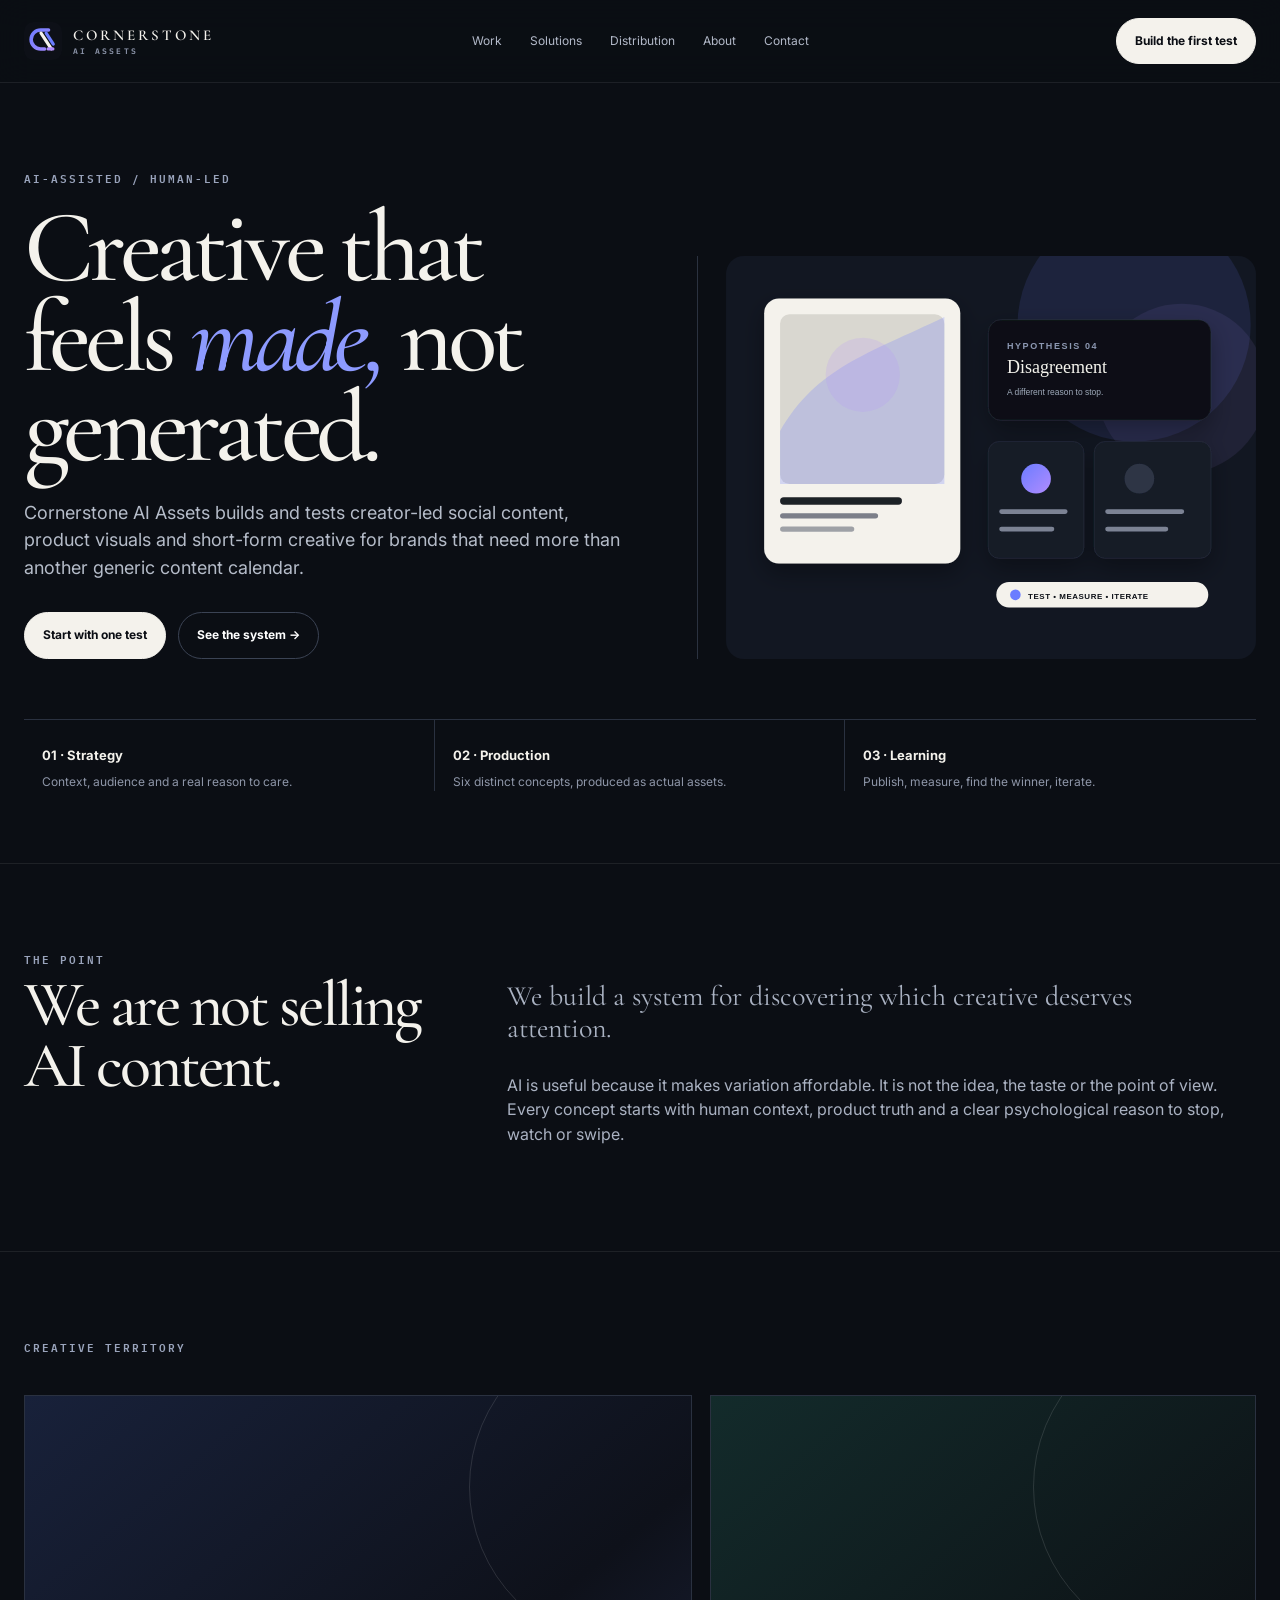
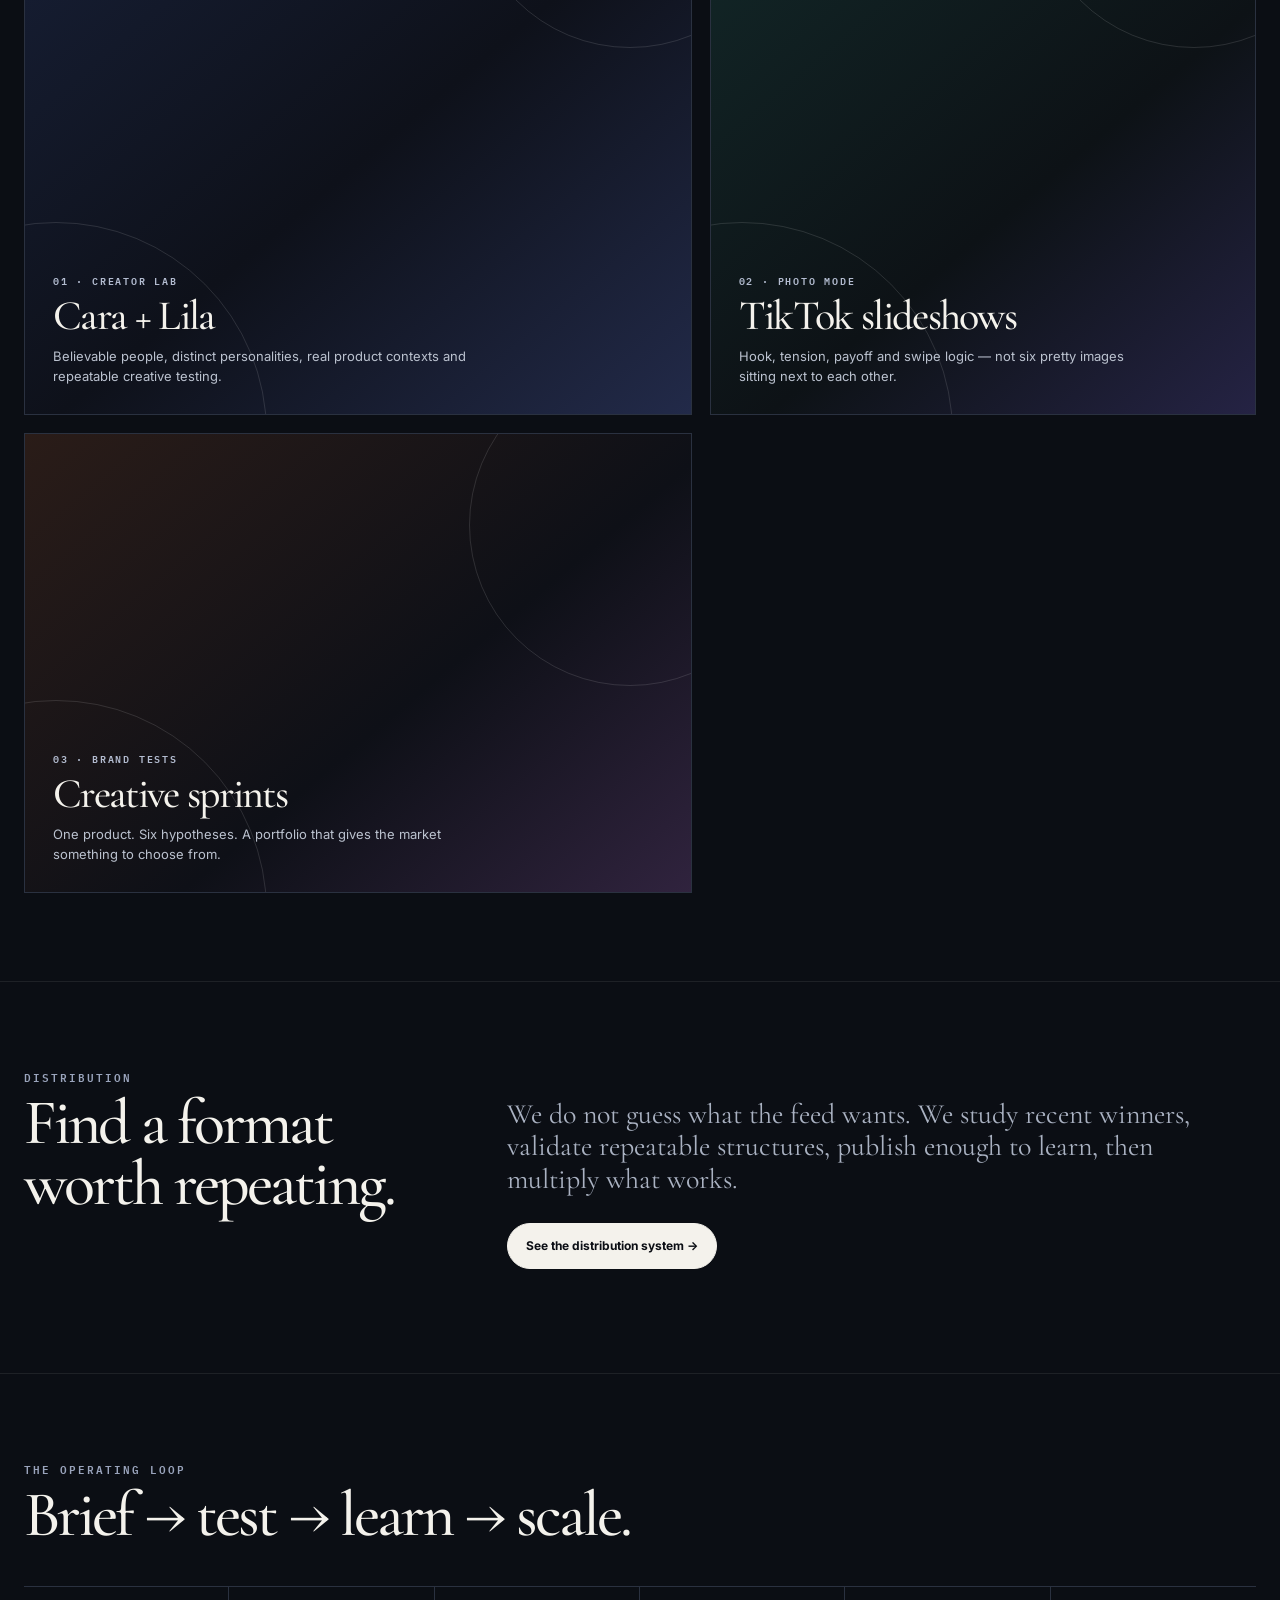
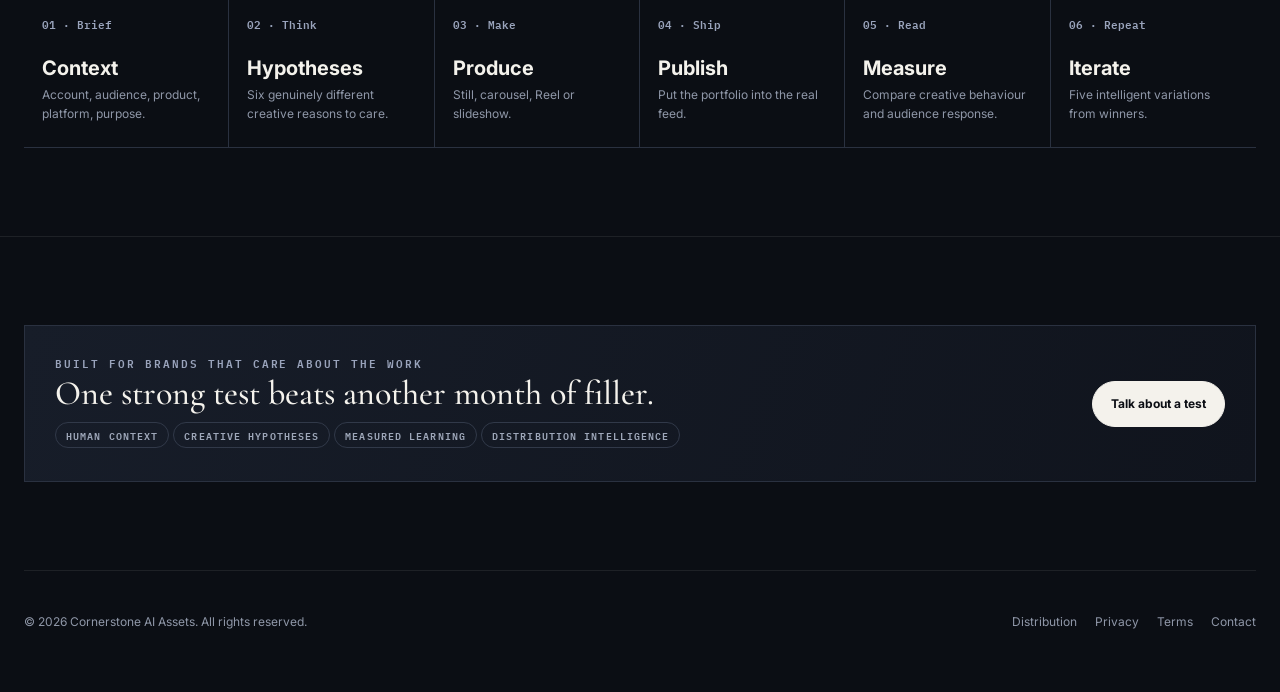
<file: index.html>
<!doctype html><html lang="en-GB"><head><meta charset="utf-8"><meta name="viewport" content="width=device-width,initial-scale=1"><title>Cornerstone AI Assets — Creative that earns attention</title><meta name="description" content="Human-first creative testing for brands. Creator-led content, stills, carousels, short-form video and TikTok slideshows, built around distinct hypotheses and measured learning."><meta property="og:title" content="Cornerstone AI Assets — Creative that earns attention"><meta property="og:description" content="Human-first creative. AI-assisted production. Measured testing."><meta property="og:type" content="website"><meta property="og:url" content="https://www.cornerstoneaiassets.com/"><meta property="og:image" content="https://www.cornerstoneaiassets.com/assets/og-preview.svg"><meta name="twitter:card" content="summary_large_image"><meta name="twitter:image" content="https://www.cornerstoneaiassets.com/assets/og-preview.svg"><link rel="icon" href="assets/logo-mark.svg" type="image/svg+xml"><link rel="stylesheet" href="assets/site.css"><link rel="preconnect" href="https://fonts.googleapis.com"><link rel="preconnect" href="https://fonts.gstatic.com" crossorigin><link href="https://fonts.googleapis.com/css2?family=Cormorant+Garamond:ital,wght@0,400;0,500;1,400;1,500&family=IBM+Plex+Mono:wght@400;500;600&family=Inter:wght@400;500;600;700&display=swap" rel="stylesheet"></head><body><header class="topbar"><div class="shell nav"><a class="brand" href="index.html"><img src="assets/logo-mark.svg" alt="Cornerstone AI Assets"><span class="brand-word">CORNERSTONE<small>AI ASSETS</small></span></a><nav class="navlinks"><a href="work.html">Work</a><a href="services.html">Solutions</a><a href="distribution.html">Distribution</a><a href="about.html">About</a><a href="contact.html">Contact</a></nav><a class="btn btn-primary nav-cta" href="contact.html">Build the first test</a></div></header><main><section class="shell hero"><div class="hero-grid"><div><div class="eyebrow">AI-assisted / human-led</div><h1>Creative that feels <em>made,</em> not generated.</h1><p class="hero-copy">Cornerstone AI Assets builds and tests creator-led social content, product visuals and short-form creative for brands that need more than another generic content calendar.</p><div class="hero-actions"><a class="btn btn-primary" href="contact.html">Start with one test</a><a class="btn btn-ghost" href="work.html">See the system →</a></div></div><div class="hero-art"><img src="assets/hero-art.svg" alt="Editorial creative testing composition"></div></div><div class="hero-index"><div><b>01 · Strategy</b><span>Context, audience and a real reason to care.</span></div><div><b>02 · Production</b><span>Six distinct concepts, produced as actual assets.</span></div><div><b>03 · Learning</b><span>Publish, measure, find the winner, iterate.</span></div></div></section><section class="section"><div class="shell intro"><div><div class="eyebrow">The point</div><h2>We are not selling AI content.</h2></div><div><p class="manifesto">We build a system for discovering which creative deserves attention.</p><p>AI is useful because it makes variation affordable. It is not the idea, the taste or the point of view. Every concept starts with human context, product truth and a clear psychological reason to stop, watch or swipe.</p></div></div></section><section class="section" id="work"><div class="shell"><div class="eyebrow">Creative territory</div><div class="work-grid"><a class="work-card tall" href="work.html#creator-lab"><div class="work-art"></div><div class="work-copy"><div class="work-kicker">01 · Creator lab</div><div class="work-title">Cara + Lila</div><div class="work-sub">Believable people, distinct personalities, real product contexts and repeatable creative testing.</div></div></a><a class="work-card" href="work.html#slideshow"><div class="work-art green"></div><div class="work-copy"><div class="work-kicker">02 · Photo mode</div><div class="work-title">TikTok slideshows</div><div class="work-sub">Hook, tension, payoff and swipe logic — not six pretty images sitting next to each other.</div></div></a><a class="work-card" href="work.html#commercial"><div class="work-art orange"></div><div class="work-copy"><div class="work-kicker">03 · Brand tests</div><div class="work-title">Creative sprints</div><div class="work-sub">One product. Six hypotheses. A portfolio that gives the market something to choose from.</div></div></a></div></div></section><section class="section"><div class="shell intro"><div><div class="eyebrow">Distribution</div><h2>Find a format worth repeating.</h2></div><div><p class="manifesto">We do not guess what the feed wants. We study recent winners, validate repeatable structures, publish enough to learn, then multiply what works.</p><p><a class="btn btn-primary" href="distribution.html">See the distribution system →</a></p></div></div></section><section class="section"><div class="shell"><div class="eyebrow">The operating loop</div><h2>Brief → test → learn → scale.</h2><div class="system"><div class="system-step"><b>01 · Brief</b><h3>Context</h3><p>Account, audience, product, platform, purpose.</p></div><div class="system-step"><b>02 · Think</b><h3>Hypotheses</h3><p>Six genuinely different creative reasons to care.</p></div><div class="system-step"><b>03 · Make</b><h3>Produce</h3><p>Still, carousel, Reel or slideshow.</p></div><div class="system-step"><b>04 · Ship</b><h3>Publish</h3><p>Put the portfolio into the real feed.</p></div><div class="system-step"><b>05 · Read</b><h3>Measure</h3><p>Compare creative behaviour and audience response.</p></div><div class="system-step"><b>06 · Repeat</b><h3>Iterate</h3><p>Five intelligent variations from winners.</p></div></div></div></section><section class="section"><div class="shell"><div class="band"><div><div class="eyebrow">Built for brands that care about the work</div><h3>One strong test beats another month of filler.</h3><div class="pill">Human context</div><div class="pill">Creative hypotheses</div><div class="pill">Measured learning</div><div class="pill">Distribution intelligence</div></div><a class="btn btn-primary" href="contact.html">Talk about a test</a></div></div></section></main><footer class="shell footer"><span>© 2026 Cornerstone AI Assets. All rights reserved.</span><div class="footer-links"><a href="distribution.html">Distribution</a><a href="privacy.html">Privacy</a><a href="terms.html">Terms</a><a href="contact.html">Contact</a></div></footer></body></html>
</file>
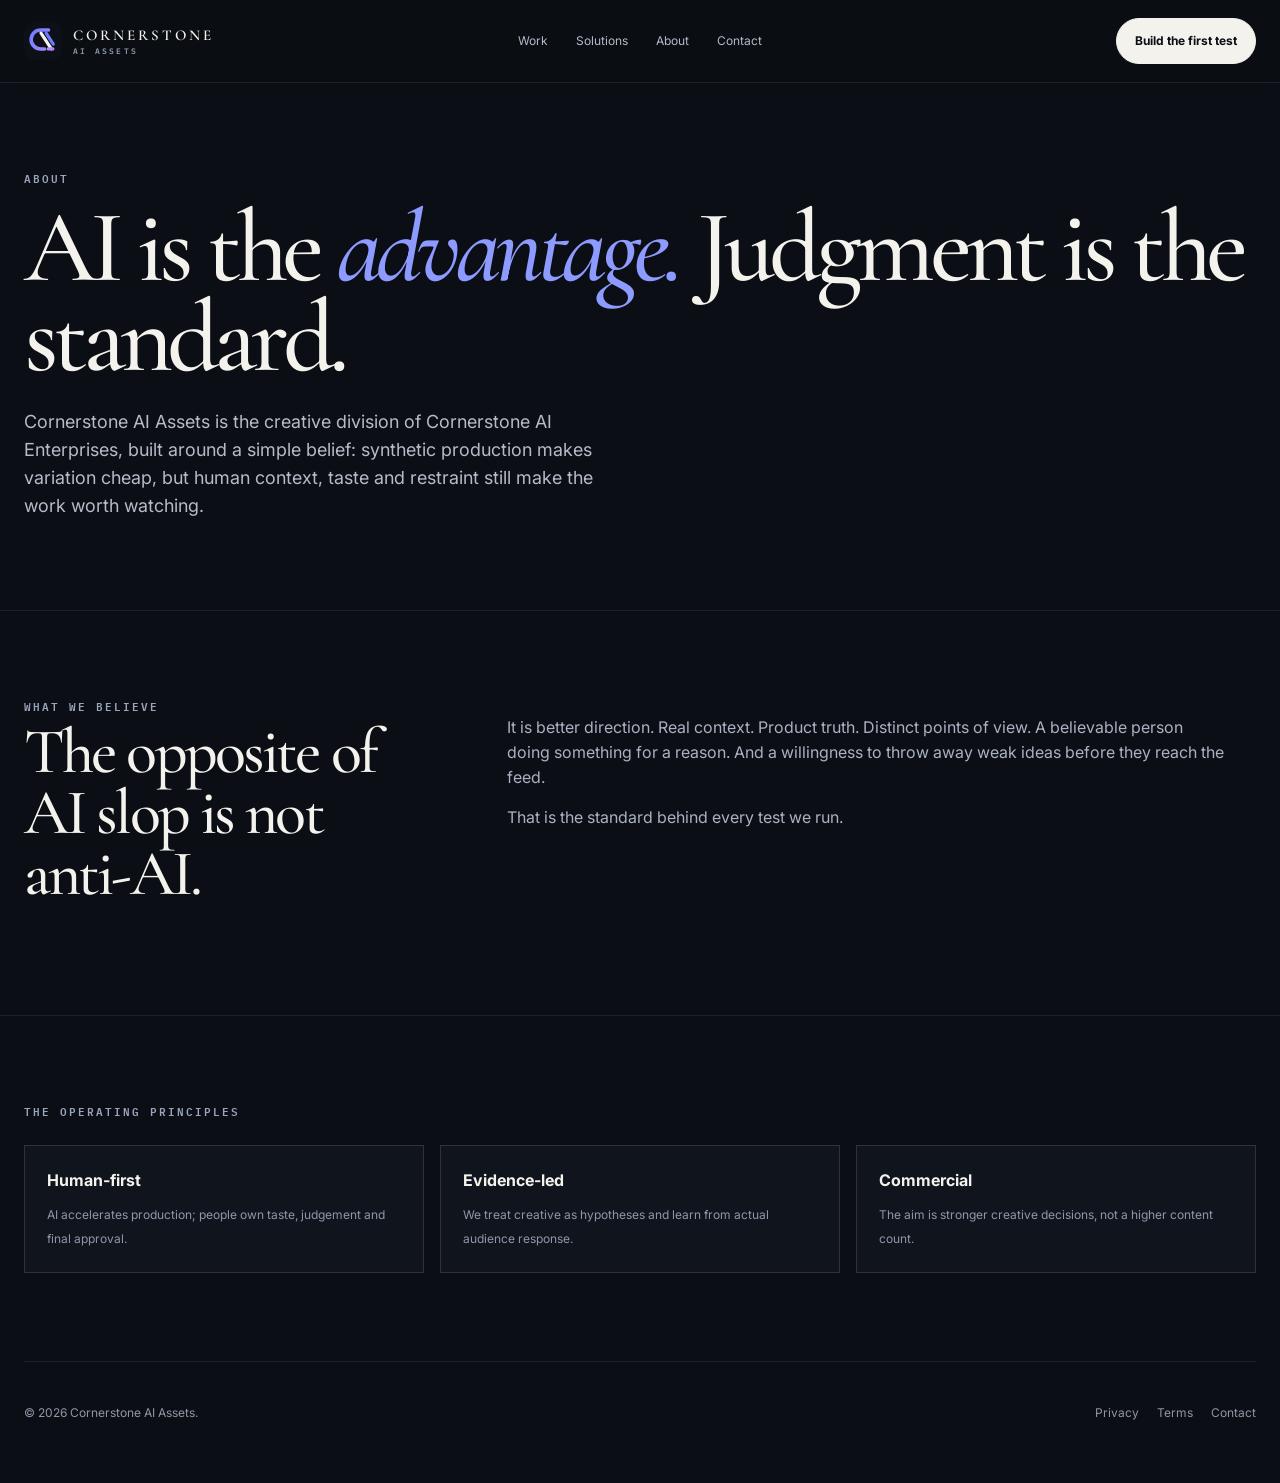
<file: about.html>
<!doctype html><html lang="en-GB"><head><meta charset="utf-8"><meta name="viewport" content="width=device-width,initial-scale=1"><title>About — Cornerstone AI Assets</title><meta name="description" content="Cornerstone AI Assets combines AI-assisted production with human creative judgement and disciplined testing."><link rel="icon" href="assets/logo-mark.svg"><link rel="stylesheet" href="assets/site.css"><link rel="preconnect" href="https://fonts.googleapis.com"><link rel="preconnect" href="https://fonts.gstatic.com" crossorigin><link href="https://fonts.googleapis.com/css2?family=Cormorant+Garamond:ital,wght@0,400;0,500;1,400;1,500&family=IBM+Plex+Mono:wght@400;500;600&family=Inter:wght@400;500;600;700&display=swap" rel="stylesheet"></head><body><header class="topbar"><div class="shell nav"><a class="brand" href="index.html"><img src="assets/logo-mark.svg"><span class="brand-word">CORNERSTONE<small>AI ASSETS</small></span></a><nav class="navlinks"><a href="work.html">Work</a><a href="services.html">Solutions</a><a href="about.html">About</a><a href="contact.html">Contact</a></nav><a class="btn btn-primary nav-cta" href="contact.html">Build the first test</a></div></header><main><section class="shell hero"><div class="eyebrow">About</div><h1>AI is the <em>advantage.</em> Judgment is the standard.</h1><p class="hero-copy">Cornerstone AI Assets is the creative division of Cornerstone AI Enterprises, built around a simple belief: synthetic production makes variation cheap, but human context, taste and restraint still make the work worth watching.</p></section><section class="section"><div class="shell intro"><div><div class="eyebrow">What we believe</div><h2>The opposite of AI slop is not anti-AI.</h2></div><div><p>It is better direction. Real context. Product truth. Distinct points of view. A believable person doing something for a reason. And a willingness to throw away weak ideas before they reach the feed.</p><p>That is the standard behind every test we run.</p></div></div></section><section class="section"><div class="shell"><div class="eyebrow">The operating principles</div><div class="resource-grid"><div class="resource"><b>Human-first</b><span>AI accelerates production; people own taste, judgement and final approval.</span></div><div class="resource"><b>Evidence-led</b><span>We treat creative as hypotheses and learn from actual audience response.</span></div><div class="resource"><b>Commercial</b><span>The aim is stronger creative decisions, not a higher content count.</span></div></div></div></section></main><footer class="shell footer"><span>© 2026 Cornerstone AI Assets.</span><div class="footer-links"><a href="privacy.html">Privacy</a><a href="terms.html">Terms</a><a href="contact.html">Contact</a></div></footer></body></html>
</file>
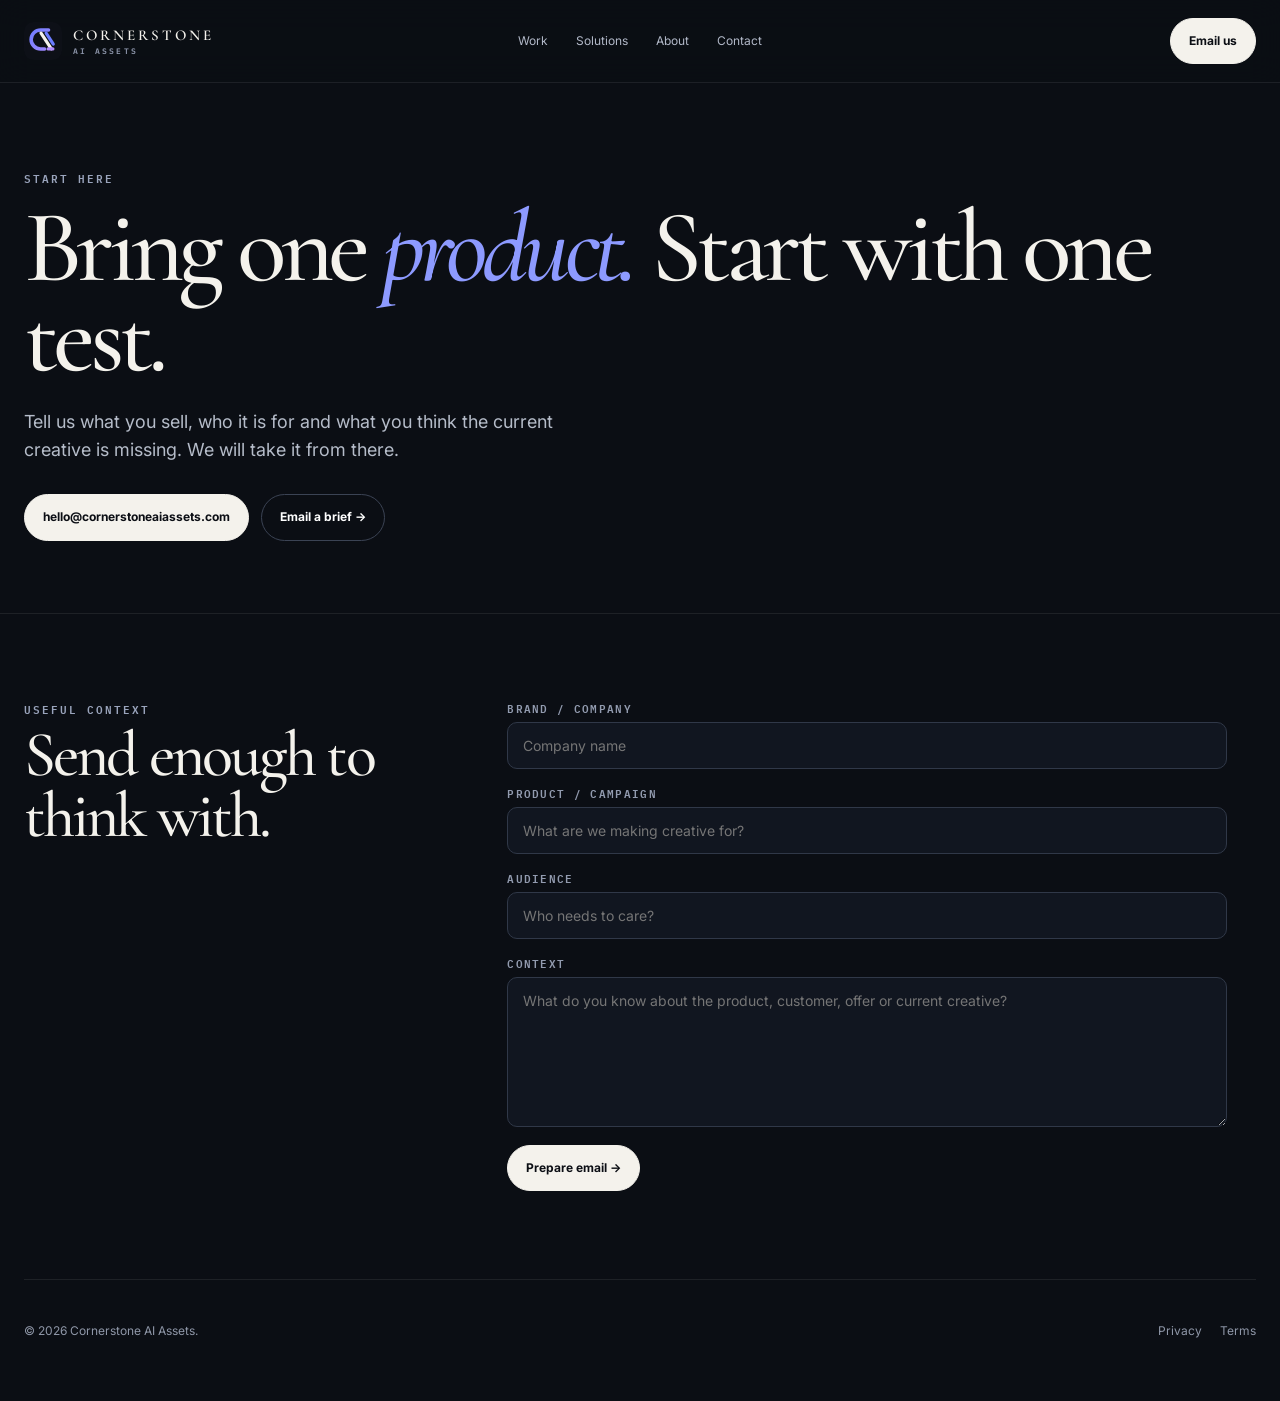
<file: contact.html>
<!doctype html><html lang="en-GB"><head><meta charset="utf-8"><meta name="viewport" content="width=device-width,initial-scale=1"><title>Contact — Cornerstone AI Assets</title><meta name="description" content="Start a creative testing conversation with Cornerstone AI Assets."><link rel="icon" href="assets/logo-mark.svg"><link rel="stylesheet" href="assets/site.css"><link rel="preconnect" href="https://fonts.googleapis.com"><link rel="preconnect" href="https://fonts.gstatic.com" crossorigin><link href="https://fonts.googleapis.com/css2?family=Cormorant+Garamond:ital,wght@0,400;0,500;1,400;1,500&family=IBM+Plex+Mono:wght@400;500;600&family=Inter:wght@400;500;600;700&display=swap" rel="stylesheet"></head><body><header class="topbar"><div class="shell nav"><a class="brand" href="index.html"><img src="assets/logo-mark.svg"><span class="brand-word">CORNERSTONE<small>AI ASSETS</small></span></a><nav class="navlinks"><a href="work.html">Work</a><a href="services.html">Solutions</a><a href="about.html">About</a><a href="contact.html">Contact</a></nav><a class="btn btn-primary nav-cta" href="mailto:hello@cornerstoneaiassets.com">Email us</a></div></header><main><section class="shell hero"><div class="eyebrow">Start here</div><h1>Bring one <em>product.</em> Start with one test.</h1><p class="hero-copy">Tell us what you sell, who it is for and what you think the current creative is missing. We will take it from there.</p><div class="hero-actions"><a class="btn btn-primary" href="mailto:hello@cornerstoneaiassets.com?subject=Creative%20Test">hello@cornerstoneaiassets.com</a><a class="btn btn-ghost" href="mailto:hello@cornerstoneaiassets.com?subject=Creative%20Test">Email a brief →</a></div></section><section class="section"><div class="shell intro"><div><div class="eyebrow">Useful context</div><h2>Send enough to think with.</h2></div><div class="form"><label>Brand / company<input placeholder="Company name"></label><label>Product / campaign<input placeholder="What are we making creative for?"></label><label>Audience<input placeholder="Who needs to care?"></label><label>Context<textarea placeholder="What do you know about the product, customer, offer or current creative?"></textarea></label><a class="btn btn-primary" href="mailto:hello@cornerstoneaiassets.com?subject=Creative%20Test%20Brief">Prepare email →</a></div></div></section></main><footer class="shell footer"><span>© 2026 Cornerstone AI Assets.</span><div class="footer-links"><a href="privacy.html">Privacy</a><a href="terms.html">Terms</a></div></footer></body></html>
</file>
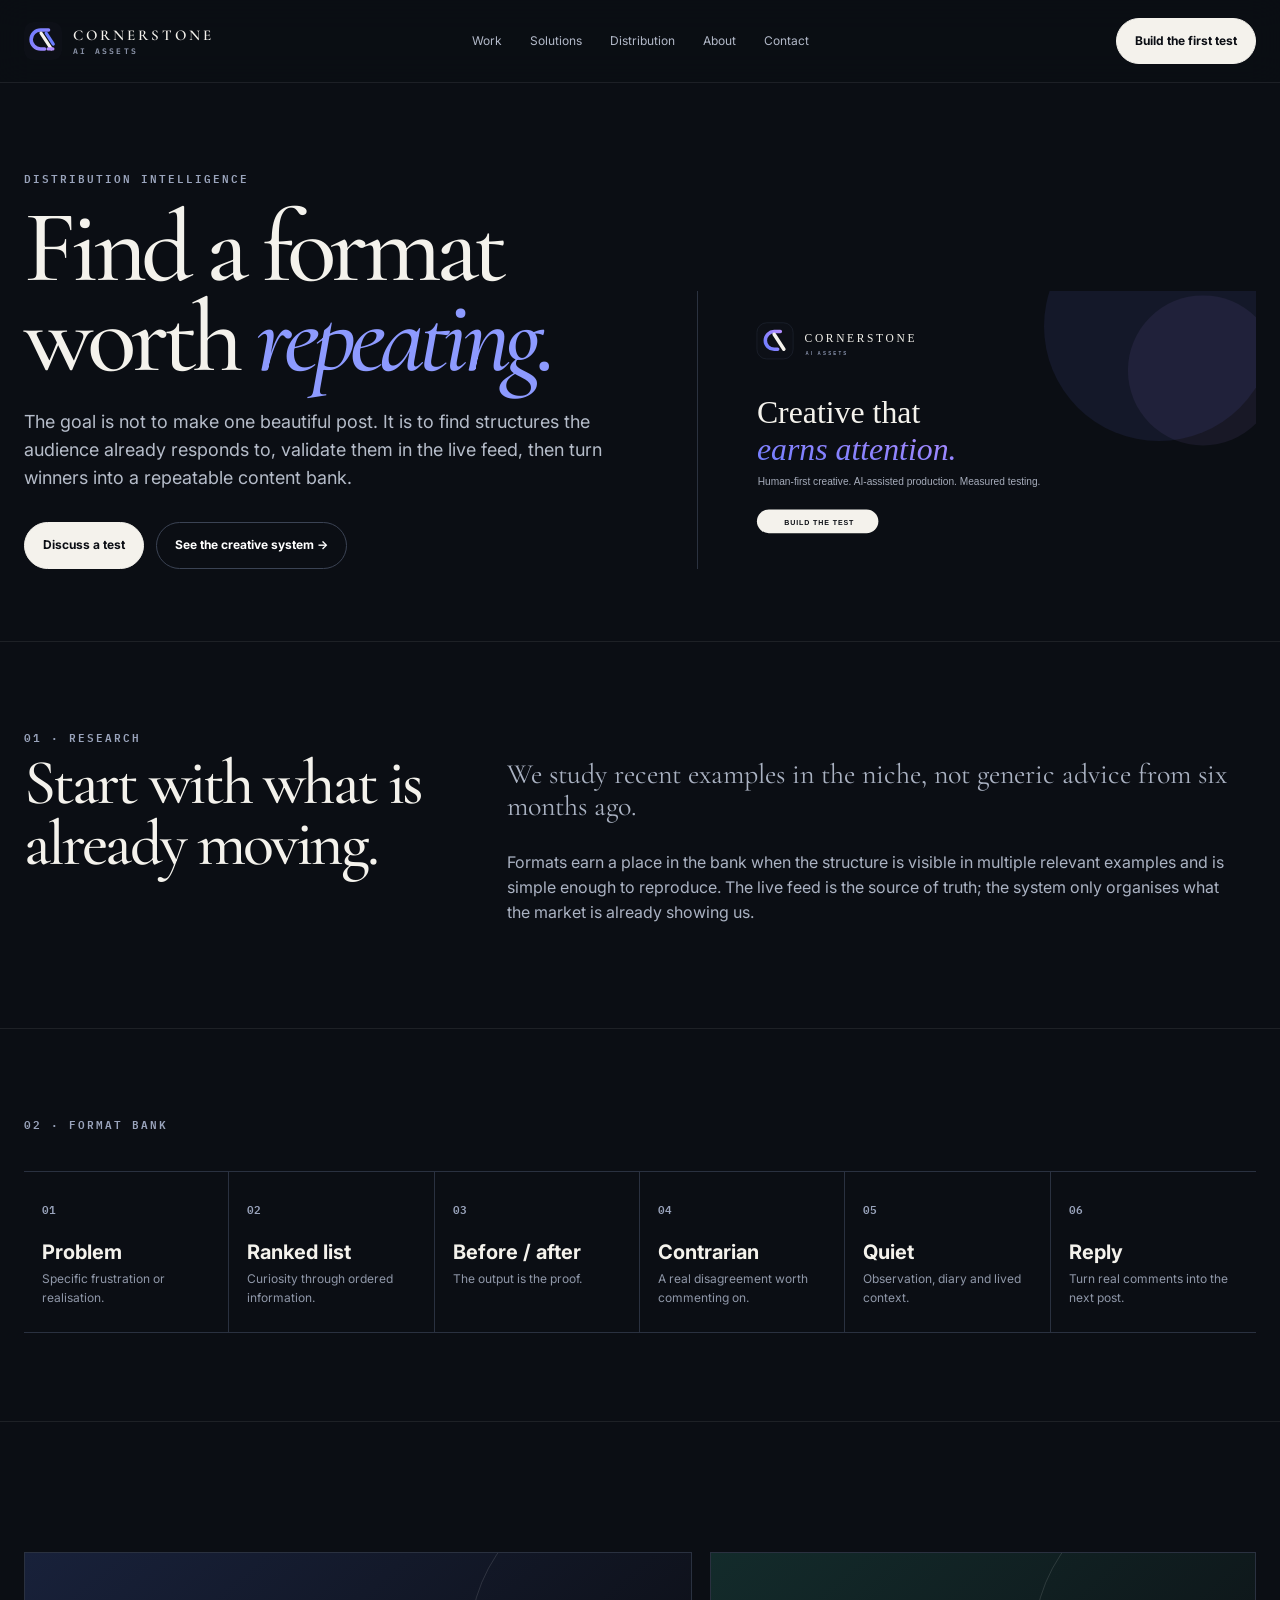
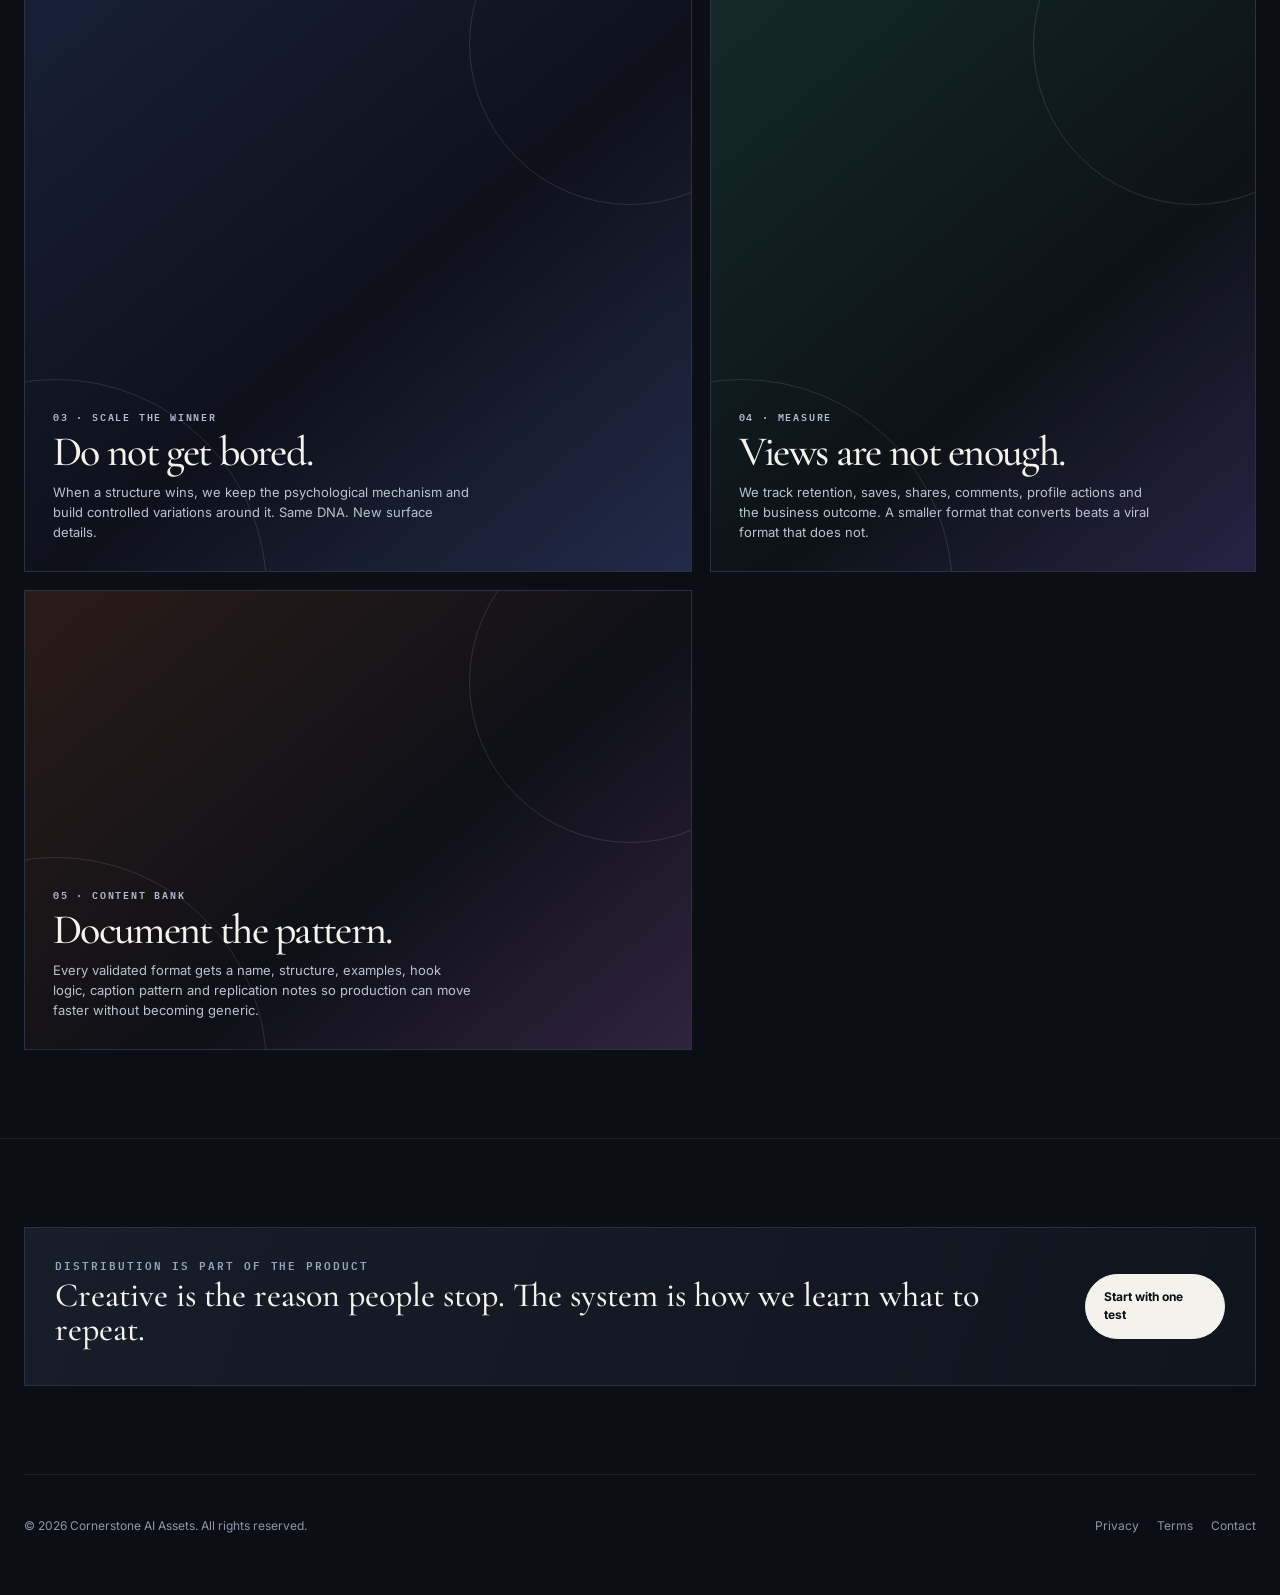
<file: distribution.html>
<!doctype html><html lang="en-GB"><head><meta charset="utf-8"><meta name="viewport" content="width=device-width,initial-scale=1"><title>Distribution — Cornerstone AI Assets</title><meta name="description" content="How Cornerstone AI Assets turns creative testing into a repeatable organic distribution system: research, validate, publish, measure and multiply."><link rel="icon" href="assets/logo-mark.svg" type="image/svg+xml"><link rel="stylesheet" href="assets/site.css"><link rel="preconnect" href="https://fonts.googleapis.com"><link rel="preconnect" href="https://fonts.gstatic.com" crossorigin><link href="https://fonts.googleapis.com/css2?family=Cormorant+Garamond:ital,wght@0,400;0,500;1,400;1,500&family=IBM+Plex+Mono:wght@400;500;600&family=Inter:wght@400;500;600;700&display=swap" rel="stylesheet"></head><body><header class="topbar"><div class="shell nav"><a class="brand" href="index.html"><img src="assets/logo-mark.svg" alt="Cornerstone AI Assets"><span class="brand-word">CORNERSTONE<small>AI ASSETS</small></span></a><nav class="navlinks"><a href="work.html">Work</a><a href="services.html">Solutions</a><a href="distribution.html">Distribution</a><a href="about.html">About</a><a href="contact.html">Contact</a></nav><a class="btn btn-primary nav-cta" href="contact.html">Build the first test</a></div></header><main><section class="shell hero"><div class="hero-grid"><div><div class="eyebrow">Distribution intelligence</div><h1>Find a format worth <em>repeating.</em></h1><p class="hero-copy">The goal is not to make one beautiful post. It is to find structures the audience already responds to, validate them in the live feed, then turn winners into a repeatable content bank.</p><div class="hero-actions"><a class="btn btn-primary" href="contact.html">Discuss a test</a><a class="btn btn-ghost" href="work.html">See the creative system →</a></div></div><div class="hero-art"><img src="assets/og-preview.svg" alt="Cornerstone AI Assets distribution system"></div></div></section><section class="section"><div class="shell intro"><div><div class="eyebrow">01 · Research</div><h2>Start with what is already moving.</h2></div><div><p class="manifesto">We study recent examples in the niche, not generic advice from six months ago.</p><p>Formats earn a place in the bank when the structure is visible in multiple relevant examples and is simple enough to reproduce. The live feed is the source of truth; the system only organises what the market is already showing us.</p></div></div></section><section class="section"><div class="shell"><div class="eyebrow">02 · Format bank</div><div class="system"><div class="system-step"><b>01</b><h3>Problem</h3><p>Specific frustration or realisation.</p></div><div class="system-step"><b>02</b><h3>Ranked list</h3><p>Curiosity through ordered information.</p></div><div class="system-step"><b>03</b><h3>Before / after</h3><p>The output is the proof.</p></div><div class="system-step"><b>04</b><h3>Contrarian</h3><p>A real disagreement worth commenting on.</p></div><div class="system-step"><b>05</b><h3>Quiet</h3><p>Observation, diary and lived context.</p></div><div class="system-step"><b>06</b><h3>Reply</h3><p>Turn real comments into the next post.</p></div></div></div></section><section class="section"><div class="shell"><div class="work-grid"><div class="work-card tall"><div class="work-art"></div><div class="work-copy"><div class="work-kicker">03 · Scale the winner</div><div class="work-title">Do not get bored.</div><div class="work-sub">When a structure wins, we keep the psychological mechanism and build controlled variations around it. Same DNA. New surface details.</div></div></div><div class="work-card"><div class="work-art green"></div><div class="work-copy"><div class="work-kicker">04 · Measure</div><div class="work-title">Views are not enough.</div><div class="work-sub">We track retention, saves, shares, comments, profile actions and the business outcome. A smaller format that converts beats a viral format that does not.</div></div></div><div class="work-card"><div class="work-art orange"></div><div class="work-copy"><div class="work-kicker">05 · Content bank</div><div class="work-title">Document the pattern.</div><div class="work-sub">Every validated format gets a name, structure, examples, hook logic, caption pattern and replication notes so production can move faster without becoming generic.</div></div></div></div></div></section><section class="section"><div class="shell"><div class="band"><div><div class="eyebrow">Distribution is part of the product</div><h3>Creative is the reason people stop. The system is how we learn what to repeat.</h3></div><a class="btn btn-primary" href="contact.html">Start with one test</a></div></div></section></main><footer class="shell footer"><span>© 2026 Cornerstone AI Assets. All rights reserved.</span><div class="footer-links"><a href="privacy.html">Privacy</a><a href="terms.html">Terms</a><a href="contact.html">Contact</a></div></footer></body></html>
</file>
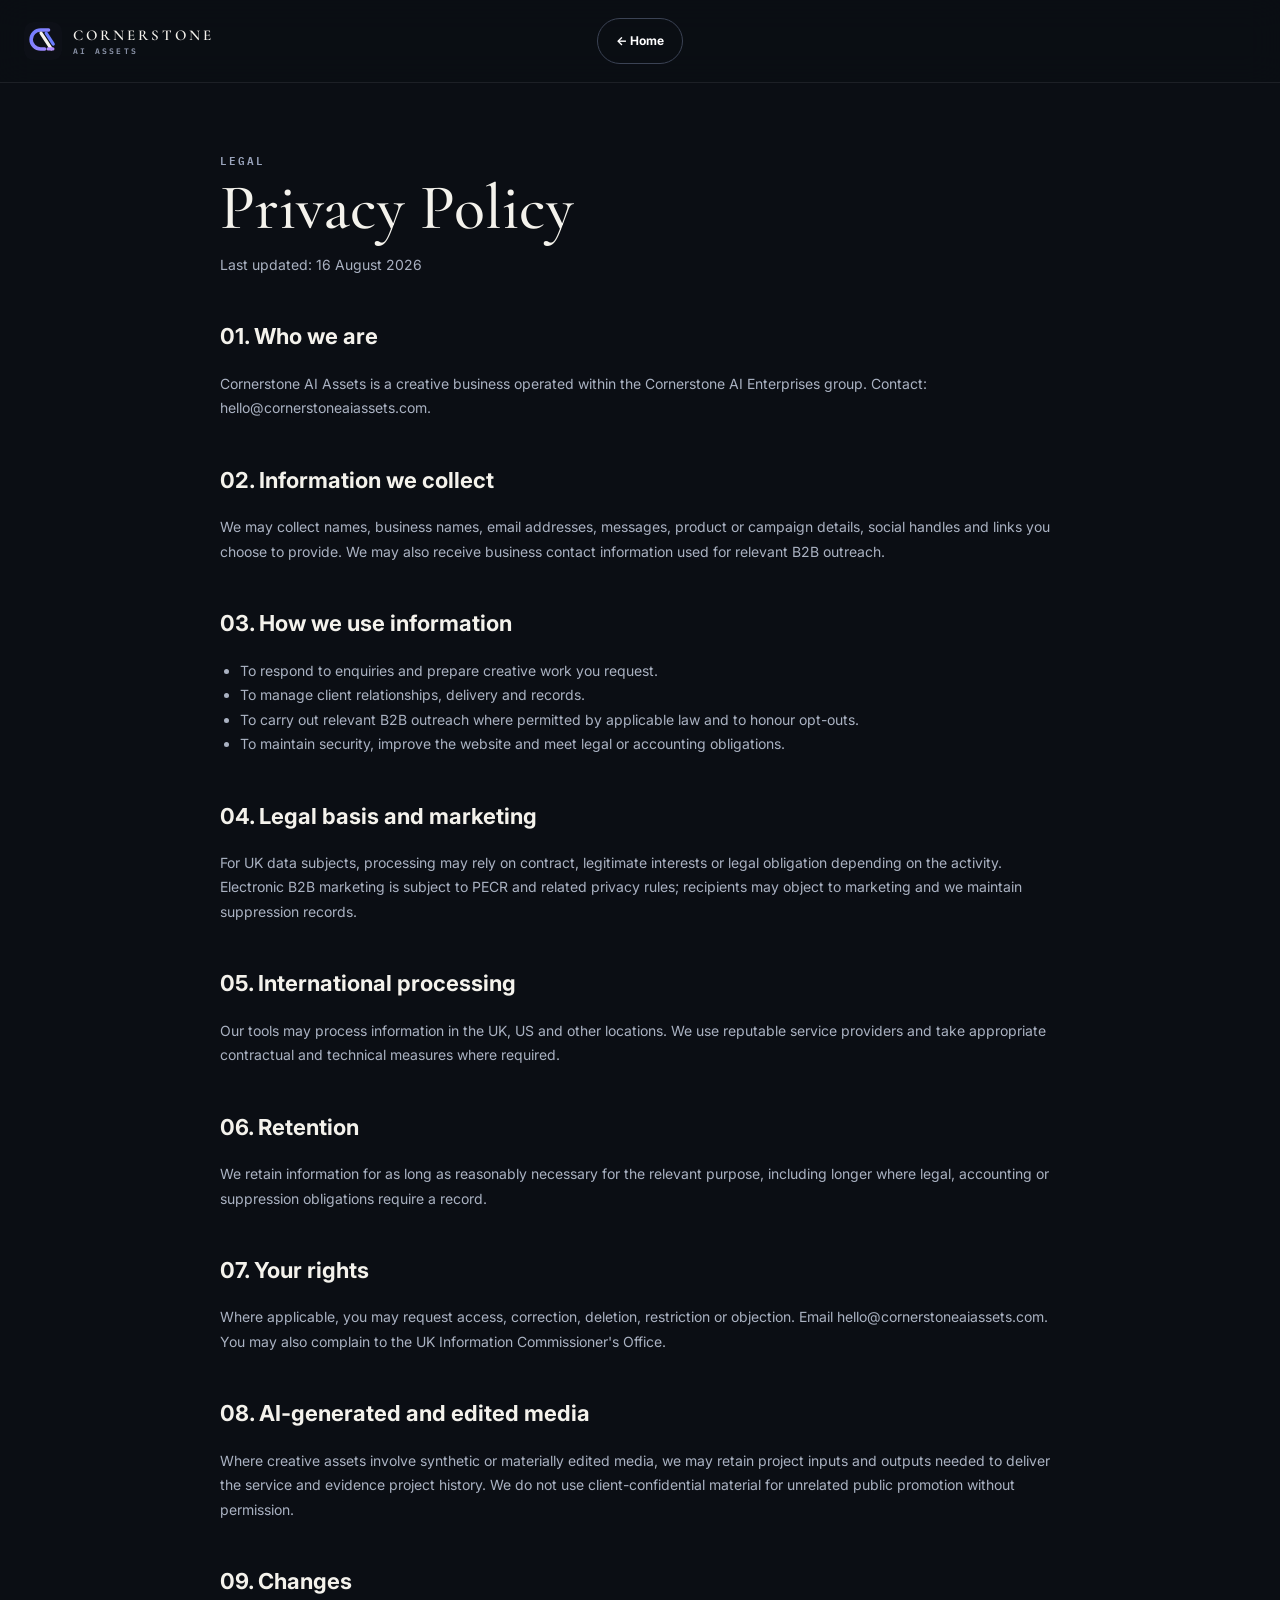
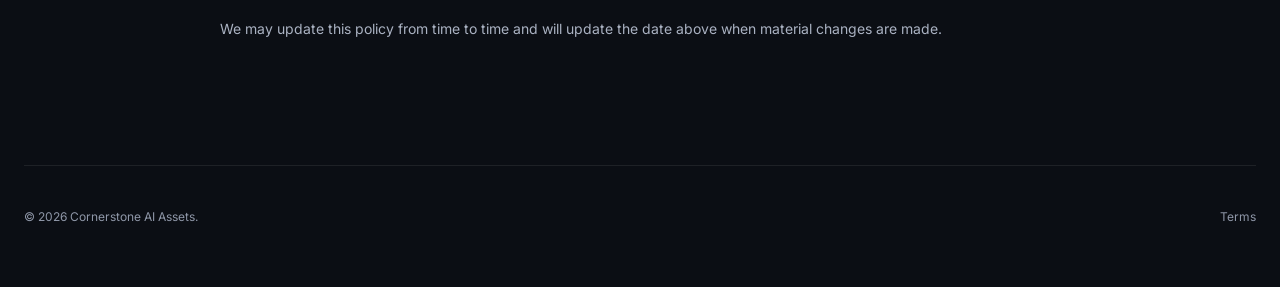
<file: privacy.html>
<!doctype html><html lang="en-GB"><head><meta charset="utf-8"><meta name="viewport" content="width=device-width,initial-scale=1"><title>Privacy — Cornerstone AI Assets</title><link rel="icon" href="assets/logo-mark.svg"><link rel="stylesheet" href="assets/site.css"><link rel="preconnect" href="https://fonts.googleapis.com"><link rel="preconnect" href="https://fonts.gstatic.com" crossorigin><link href="https://fonts.googleapis.com/css2?family=Cormorant+Garamond:ital,wght@0,400;0,500;1,400;1,500&family=IBM+Plex+Mono:wght@400;500;600&family=Inter:wght@400;500;600;700&display=swap" rel="stylesheet"></head><body><header class="topbar"><div class="shell nav"><a class="brand" href="index.html"><img src="assets/logo-mark.svg"><span class="brand-word">CORNERSTONE<small>AI ASSETS</small></span></a><a class="btn btn-ghost nav-cta" href="index.html">← Home</a></div></header><main class="shell legal"><div class="eyebrow">Legal</div><h1>Privacy Policy</h1><p>Last updated: 16 August 2026</p><h2>01. Who we are</h2><p>Cornerstone AI Assets is a creative business operated within the Cornerstone AI Enterprises group. Contact: hello@cornerstoneaiassets.com.</p><h2>02. Information we collect</h2><p>We may collect names, business names, email addresses, messages, product or campaign details, social handles and links you choose to provide. We may also receive business contact information used for relevant B2B outreach.</p><h2>03. How we use information</h2><ul><li>To respond to enquiries and prepare creative work you request.</li><li>To manage client relationships, delivery and records.</li><li>To carry out relevant B2B outreach where permitted by applicable law and to honour opt-outs.</li><li>To maintain security, improve the website and meet legal or accounting obligations.</li></ul><h2>04. Legal basis and marketing</h2><p>For UK data subjects, processing may rely on contract, legitimate interests or legal obligation depending on the activity. Electronic B2B marketing is subject to PECR and related privacy rules; recipients may object to marketing and we maintain suppression records.</p><h2>05. International processing</h2><p>Our tools may process information in the UK, US and other locations. We use reputable service providers and take appropriate contractual and technical measures where required.</p><h2>06. Retention</h2><p>We retain information for as long as reasonably necessary for the relevant purpose, including longer where legal, accounting or suppression obligations require a record.</p><h2>07. Your rights</h2><p>Where applicable, you may request access, correction, deletion, restriction or objection. Email hello@cornerstoneaiassets.com. You may also complain to the UK Information Commissioner's Office.</p><h2>08. AI-generated and edited media</h2><p>Where creative assets involve synthetic or materially edited media, we may retain project inputs and outputs needed to deliver the service and evidence project history. We do not use client-confidential material for unrelated public promotion without permission.</p><h2>09. Changes</h2><p>We may update this policy from time to time and will update the date above when material changes are made.</p></main><footer class="shell footer"><span>© 2026 Cornerstone AI Assets.</span><a href="terms.html">Terms</a></footer></body></html>
</file>
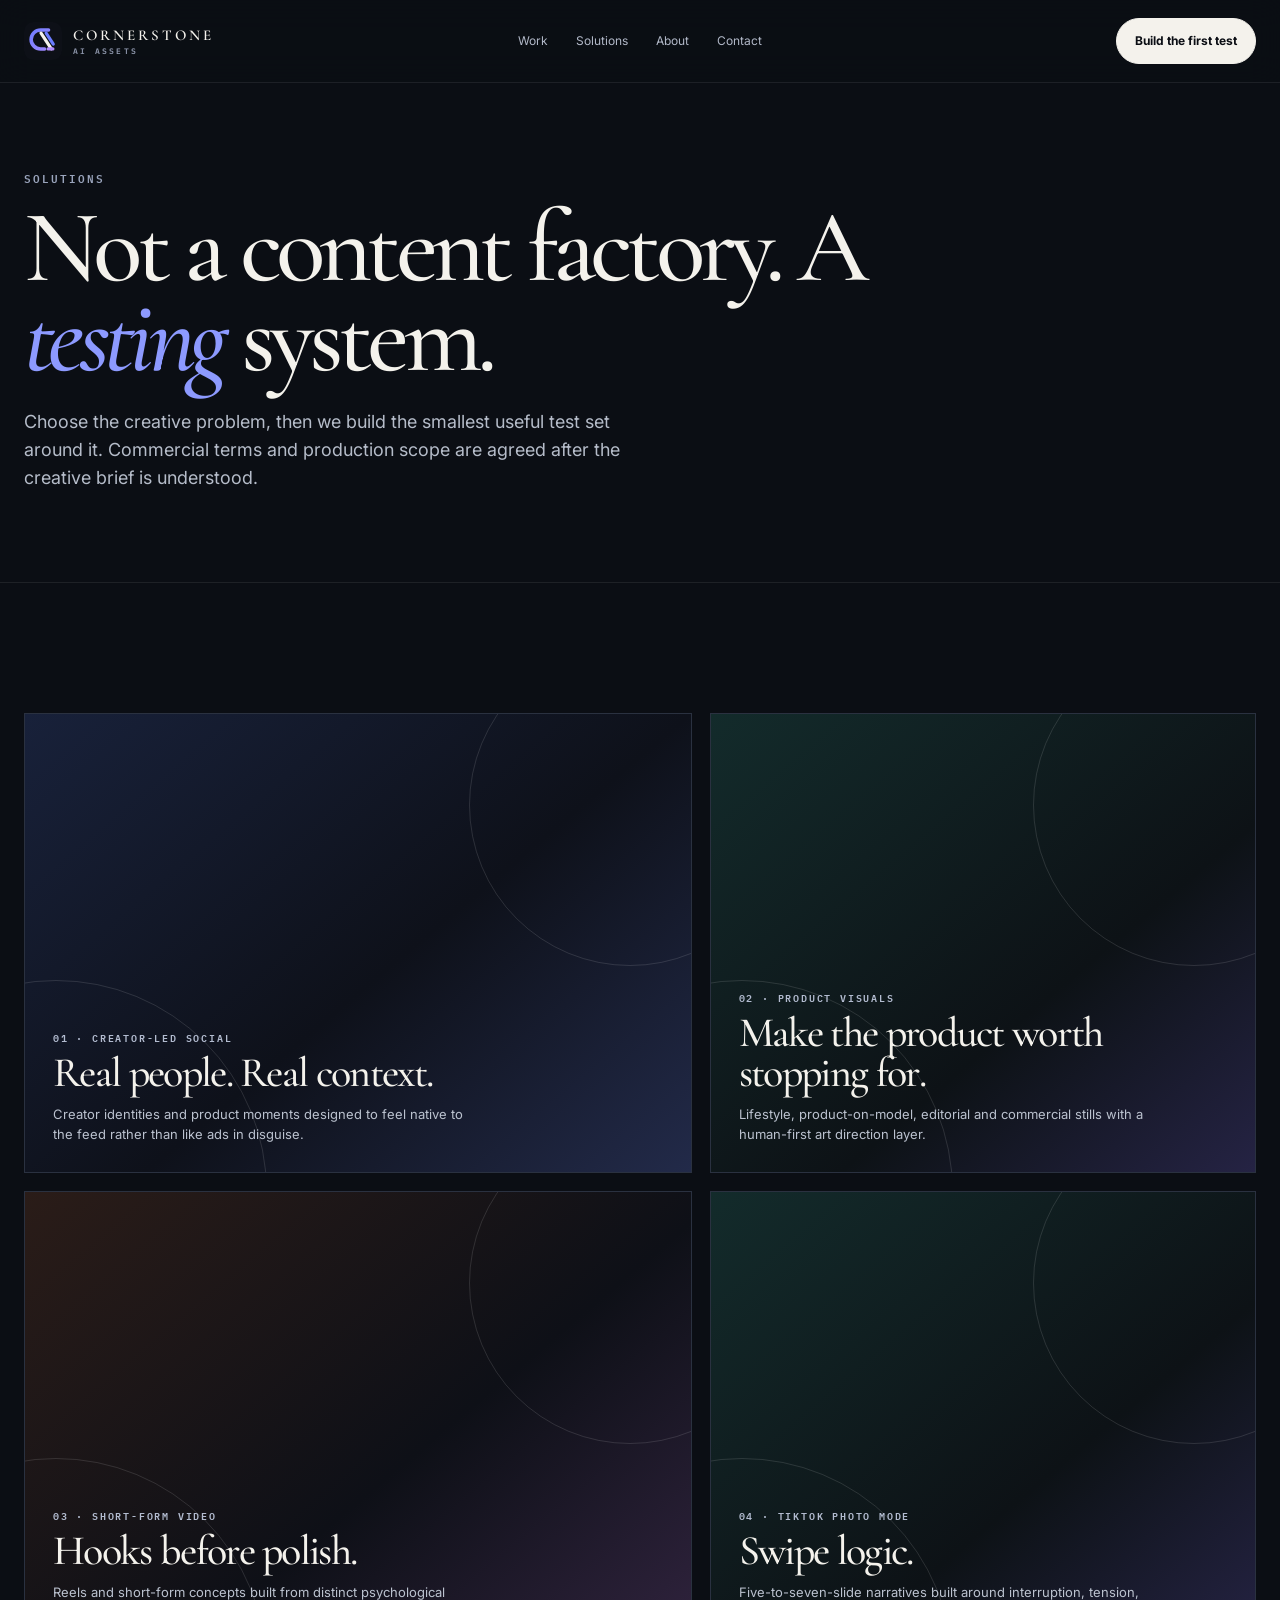
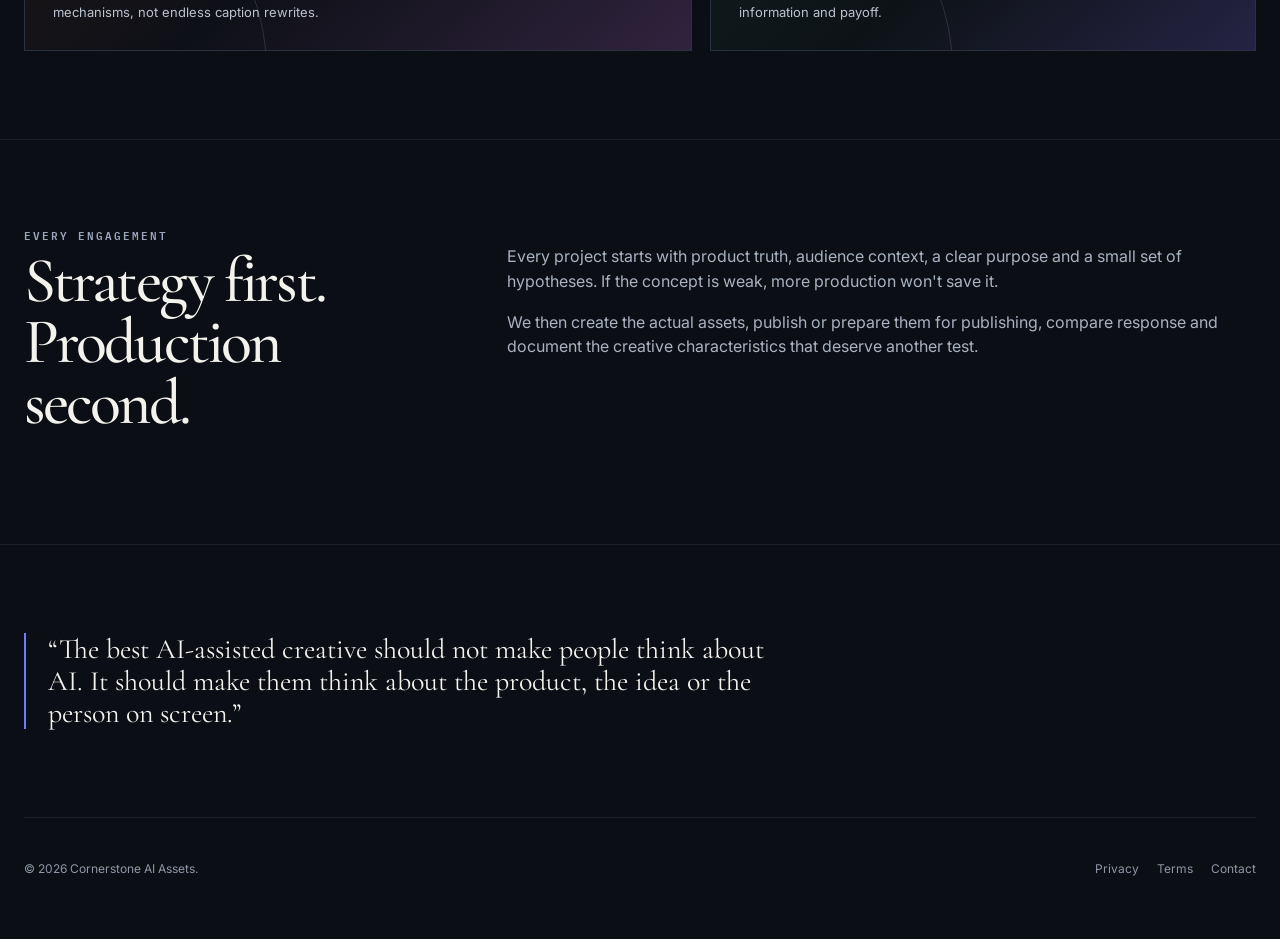
<file: services.html>
<!doctype html><html lang="en-GB"><head><meta charset="utf-8"><meta name="viewport" content="width=device-width,initial-scale=1"><title>Solutions — Cornerstone AI Assets</title><meta name="description" content="Creative testing systems for creator-led social, product visuals, short-form video and TikTok slideshows."><link rel="icon" href="assets/logo-mark.svg"><link rel="stylesheet" href="assets/site.css"><link rel="preconnect" href="https://fonts.googleapis.com"><link rel="preconnect" href="https://fonts.gstatic.com" crossorigin><link href="https://fonts.googleapis.com/css2?family=Cormorant+Garamond:ital,wght@0,400;0,500;1,400;1,500&family=IBM+Plex+Mono:wght@400;500;600&family=Inter:wght@400;500;600;700&display=swap" rel="stylesheet"></head><body><header class="topbar"><div class="shell nav"><a class="brand" href="index.html"><img src="assets/logo-mark.svg"><span class="brand-word">CORNERSTONE<small>AI ASSETS</small></span></a><nav class="navlinks"><a href="work.html">Work</a><a href="services.html">Solutions</a><a href="about.html">About</a><a href="contact.html">Contact</a></nav><a class="btn btn-primary nav-cta" href="contact.html">Build the first test</a></div></header><main><section class="shell hero"><div class="eyebrow">Solutions</div><h1 style="max-width:900px">Not a content factory. A <em>testing</em> system.</h1><p class="hero-copy">Choose the creative problem, then we build the smallest useful test set around it. Commercial terms and production scope are agreed after the creative brief is understood.</p></section><section class="section"><div class="shell"><div class="work-grid"><article class="work-card"><div class="work-art"></div><div class="work-copy"><div class="work-kicker">01 · Creator-led social</div><div class="work-title">Real people. Real context.</div><div class="work-sub">Creator identities and product moments designed to feel native to the feed rather than like ads in disguise.</div></div></article><article class="work-card"><div class="work-art green"></div><div class="work-copy"><div class="work-kicker">02 · Product visuals</div><div class="work-title">Make the product worth stopping for.</div><div class="work-sub">Lifestyle, product-on-model, editorial and commercial stills with a human-first art direction layer.</div></div></article><article class="work-card"><div class="work-art orange"></div><div class="work-copy"><div class="work-kicker">03 · Short-form video</div><div class="work-title">Hooks before polish.</div><div class="work-sub">Reels and short-form concepts built from distinct psychological mechanisms, not endless caption rewrites.</div></div></article><article class="work-card"><div class="work-art green"></div><div class="work-copy"><div class="work-kicker">04 · TikTok photo mode</div><div class="work-title">Swipe logic.</div><div class="work-sub">Five-to-seven-slide narratives built around interruption, tension, information and payoff.</div></div></article></div></div></section><section class="section"><div class="shell intro"><div><div class="eyebrow">Every engagement</div><h2>Strategy first. Production second.</h2></div><div><p>Every project starts with product truth, audience context, a clear purpose and a small set of hypotheses. If the concept is weak, more production won't save it.</p><p>We then create the actual assets, publish or prepare them for publishing, compare response and document the creative characteristics that deserve another test.</p></div></div></section><section class="section"><div class="shell"><div class="quote">“The best AI-assisted creative should not make people think about AI. It should make them think about the product, the idea or the person on screen.”</div></div></section></main><footer class="shell footer"><span>© 2026 Cornerstone AI Assets.</span><div class="footer-links"><a href="privacy.html">Privacy</a><a href="terms.html">Terms</a><a href="contact.html">Contact</a></div></footer></body></html>
</file>
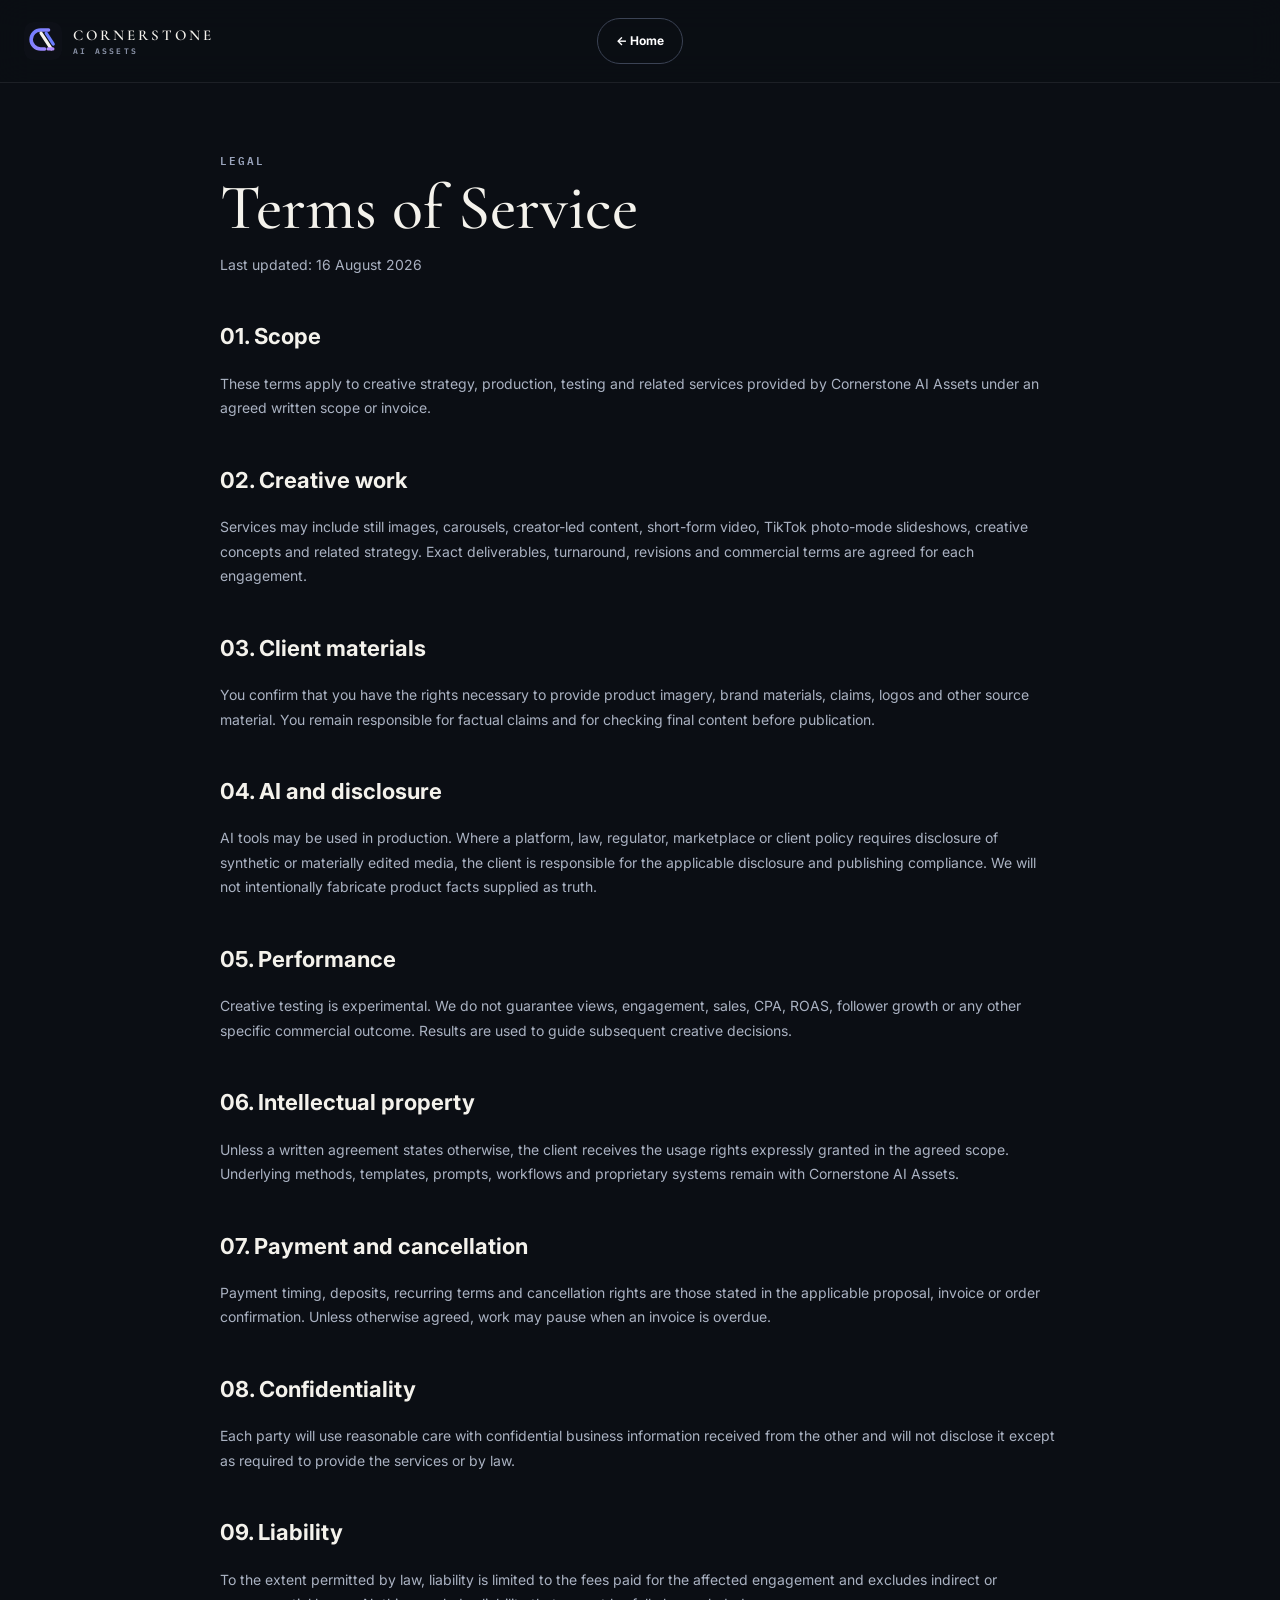
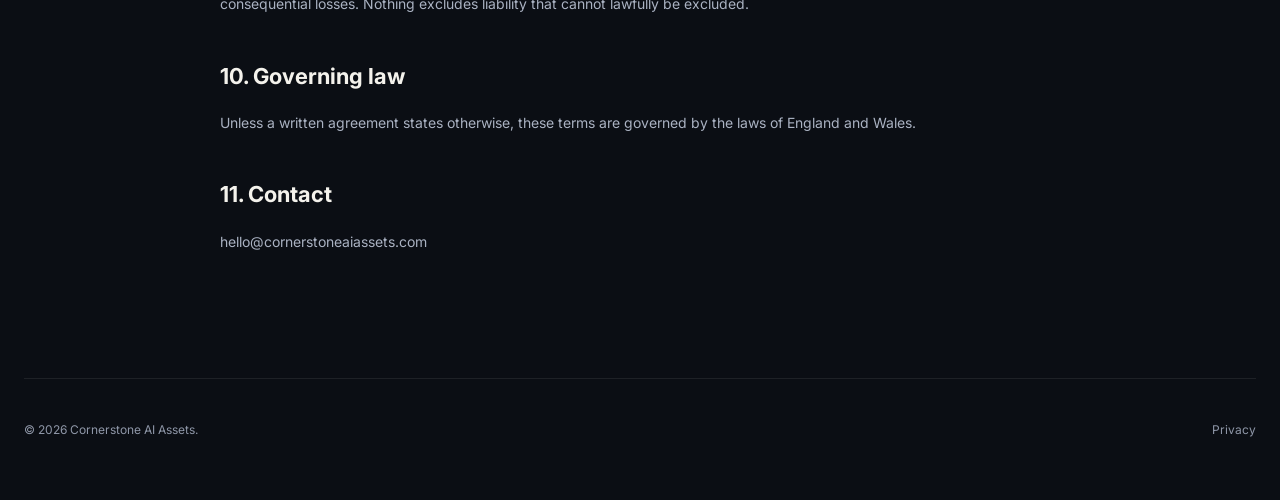
<file: terms.html>
<!doctype html><html lang="en-GB"><head><meta charset="utf-8"><meta name="viewport" content="width=device-width,initial-scale=1"><title>Terms — Cornerstone AI Assets</title><link rel="icon" href="assets/logo-mark.svg"><link rel="stylesheet" href="assets/site.css"><link rel="preconnect" href="https://fonts.googleapis.com"><link rel="preconnect" href="https://fonts.gstatic.com" crossorigin><link href="https://fonts.googleapis.com/css2?family=Cormorant+Garamond:ital,wght@0,400;0,500;1,400;1,500&family=IBM+Plex+Mono:wght@400;500;600&family=Inter:wght@400;500;600;700&display=swap" rel="stylesheet"></head><body><header class="topbar"><div class="shell nav"><a class="brand" href="index.html"><img src="assets/logo-mark.svg"><span class="brand-word">CORNERSTONE<small>AI ASSETS</small></span></a><a class="btn btn-ghost nav-cta" href="index.html">← Home</a></div></header><main class="shell legal"><div class="eyebrow">Legal</div><h1>Terms of Service</h1><p>Last updated: 16 August 2026</p><h2>01. Scope</h2><p>These terms apply to creative strategy, production, testing and related services provided by Cornerstone AI Assets under an agreed written scope or invoice.</p><h2>02. Creative work</h2><p>Services may include still images, carousels, creator-led content, short-form video, TikTok photo-mode slideshows, creative concepts and related strategy. Exact deliverables, turnaround, revisions and commercial terms are agreed for each engagement.</p><h2>03. Client materials</h2><p>You confirm that you have the rights necessary to provide product imagery, brand materials, claims, logos and other source material. You remain responsible for factual claims and for checking final content before publication.</p><h2>04. AI and disclosure</h2><p>AI tools may be used in production. Where a platform, law, regulator, marketplace or client policy requires disclosure of synthetic or materially edited media, the client is responsible for the applicable disclosure and publishing compliance. We will not intentionally fabricate product facts supplied as truth.</p><h2>05. Performance</h2><p>Creative testing is experimental. We do not guarantee views, engagement, sales, CPA, ROAS, follower growth or any other specific commercial outcome. Results are used to guide subsequent creative decisions.</p><h2>06. Intellectual property</h2><p>Unless a written agreement states otherwise, the client receives the usage rights expressly granted in the agreed scope. Underlying methods, templates, prompts, workflows and proprietary systems remain with Cornerstone AI Assets.</p><h2>07. Payment and cancellation</h2><p>Payment timing, deposits, recurring terms and cancellation rights are those stated in the applicable proposal, invoice or order confirmation. Unless otherwise agreed, work may pause when an invoice is overdue.</p><h2>08. Confidentiality</h2><p>Each party will use reasonable care with confidential business information received from the other and will not disclose it except as required to provide the services or by law.</p><h2>09. Liability</h2><p>To the extent permitted by law, liability is limited to the fees paid for the affected engagement and excludes indirect or consequential losses. Nothing excludes liability that cannot lawfully be excluded.</p><h2>10. Governing law</h2><p>Unless a written agreement states otherwise, these terms are governed by the laws of England and Wales.</p><h2>11. Contact</h2><p>hello@cornerstoneaiassets.com</p></main><footer class="shell footer"><span>© 2026 Cornerstone AI Assets.</span><a href="privacy.html">Privacy</a></footer></body></html>
</file>
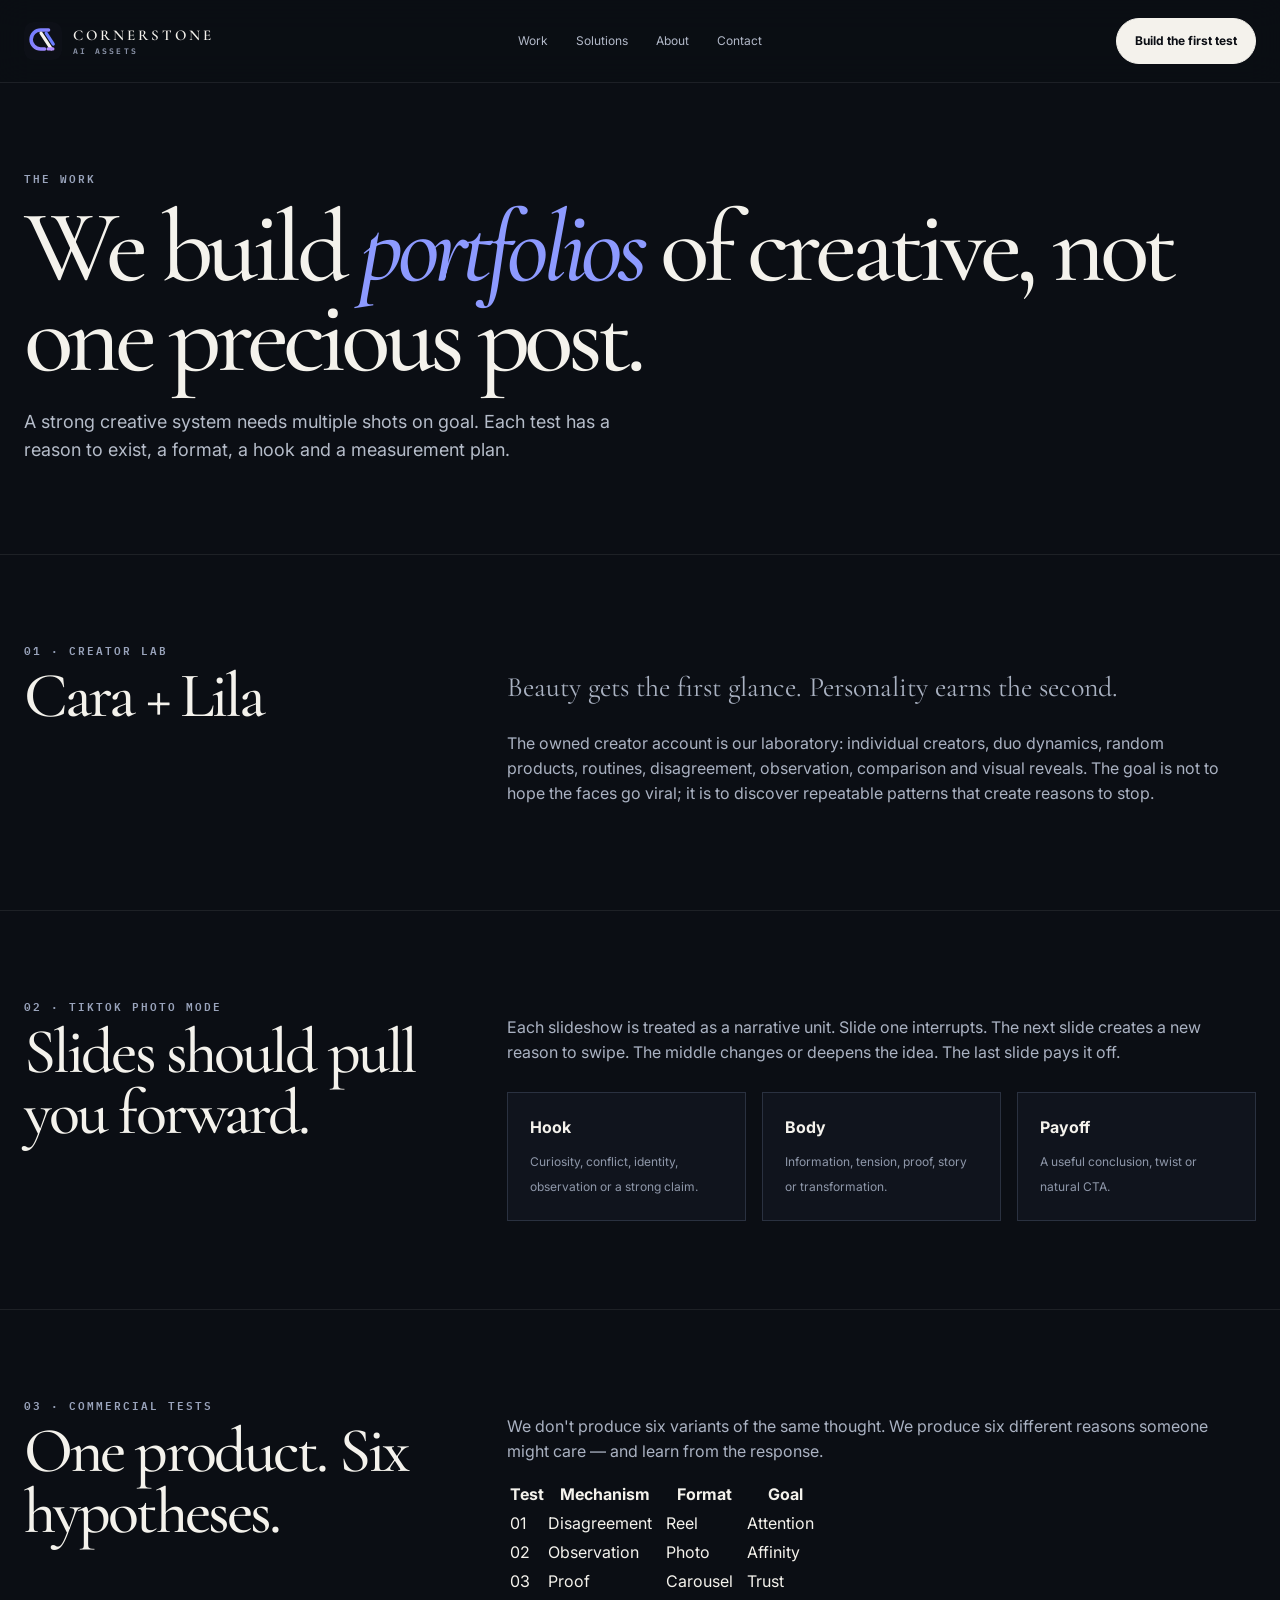
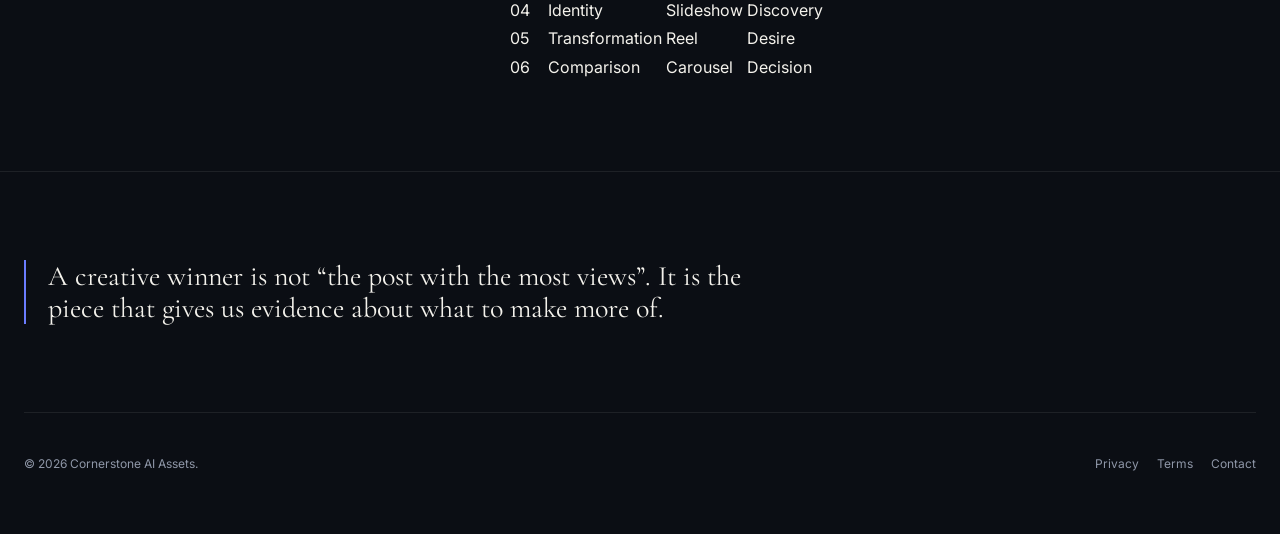
<file: work.html>
<!doctype html><html lang="en-GB"><head><meta charset="utf-8"><meta name="viewport" content="width=device-width,initial-scale=1"><title>Work & Testing — Cornerstone AI Assets</title><meta name="description" content="How Cornerstone AI Assets turns creative hypotheses into testable social assets and learns from real audience response."><link rel="icon" href="assets/logo-mark.svg"><link rel="stylesheet" href="assets/site.css"><link rel="preconnect" href="https://fonts.googleapis.com"><link rel="preconnect" href="https://fonts.gstatic.com" crossorigin><link href="https://fonts.googleapis.com/css2?family=Cormorant+Garamond:ital,wght@0,400;0,500;1,400;1,500&family=IBM+Plex+Mono:wght@400;500;600&family=Inter:wght@400;500;600;700&display=swap" rel="stylesheet"></head><body><header class="topbar"><div class="shell nav"><a class="brand" href="index.html"><img src="assets/logo-mark.svg"><span class="brand-word">CORNERSTONE<small>AI ASSETS</small></span></a><nav class="navlinks"><a href="work.html">Work</a><a href="services.html">Solutions</a><a href="about.html">About</a><a href="contact.html">Contact</a></nav><a class="btn btn-primary nav-cta" href="contact.html">Build the first test</a></div></header><main><section class="shell hero"><div class="eyebrow">The work</div><h1>We build <em>portfolios</em> of creative, not one precious post.</h1><p class="hero-copy">A strong creative system needs multiple shots on goal. Each test has a reason to exist, a format, a hook and a measurement plan.</p></section><section class="section" id="creator-lab"><div class="shell intro"><div><div class="eyebrow">01 · Creator lab</div><h2>Cara + Lila</h2></div><div><p class="manifesto">Beauty gets the first glance. Personality earns the second.</p><p>The owned creator account is our laboratory: individual creators, duo dynamics, random products, routines, disagreement, observation, comparison and visual reveals. The goal is not to hope the faces go viral; it is to discover repeatable patterns that create reasons to stop.</p></div></div></section><section class="section" id="slideshow"><div class="shell intro"><div><div class="eyebrow">02 · TikTok photo mode</div><h2>Slides should pull you forward.</h2></div><div><p>Each slideshow is treated as a narrative unit. Slide one interrupts. The next slide creates a new reason to swipe. The middle changes or deepens the idea. The last slide pays it off.</p><div class="resource-grid"><div class="resource"><b>Hook</b><span>Curiosity, conflict, identity, observation or a strong claim.</span></div><div class="resource"><b>Body</b><span>Information, tension, proof, story or transformation.</span></div><div class="resource"><b>Payoff</b><span>A useful conclusion, twist or natural CTA.</span></div></div></div></div></section><section class="section" id="commercial"><div class="shell intro"><div><div class="eyebrow">03 · Commercial tests</div><h2>One product. Six hypotheses.</h2></div><div><p>We don't produce six variants of the same thought. We produce six different reasons someone might care — and learn from the response.</p><table class="test-table"><thead><tr><th>Test</th><th>Mechanism</th><th>Format</th><th>Goal</th></tr></thead><tbody><tr><td>01</td><td class="accent">Disagreement</td><td>Reel</td><td>Attention</td></tr><tr><td>02</td><td class="accent">Observation</td><td>Photo</td><td>Affinity</td></tr><tr><td>03</td><td class="accent">Proof</td><td>Carousel</td><td>Trust</td></tr><tr><td>04</td><td class="accent">Identity</td><td>Slideshow</td><td>Discovery</td></tr><tr><td>05</td><td class="accent">Transformation</td><td>Reel</td><td>Desire</td></tr><tr><td>06</td><td class="accent">Comparison</td><td>Carousel</td><td>Decision</td></tr></tbody></table></div></div></section><section class="section"><div class="shell"><div class="quote">A creative winner is not “the post with the most views”. It is the piece that gives us evidence about what to make more of.</div></div></section></main><footer class="shell footer"><span>© 2026 Cornerstone AI Assets.</span><div class="footer-links"><a href="privacy.html">Privacy</a><a href="terms.html">Terms</a><a href="contact.html">Contact</a></div></footer></body></html>
</file>
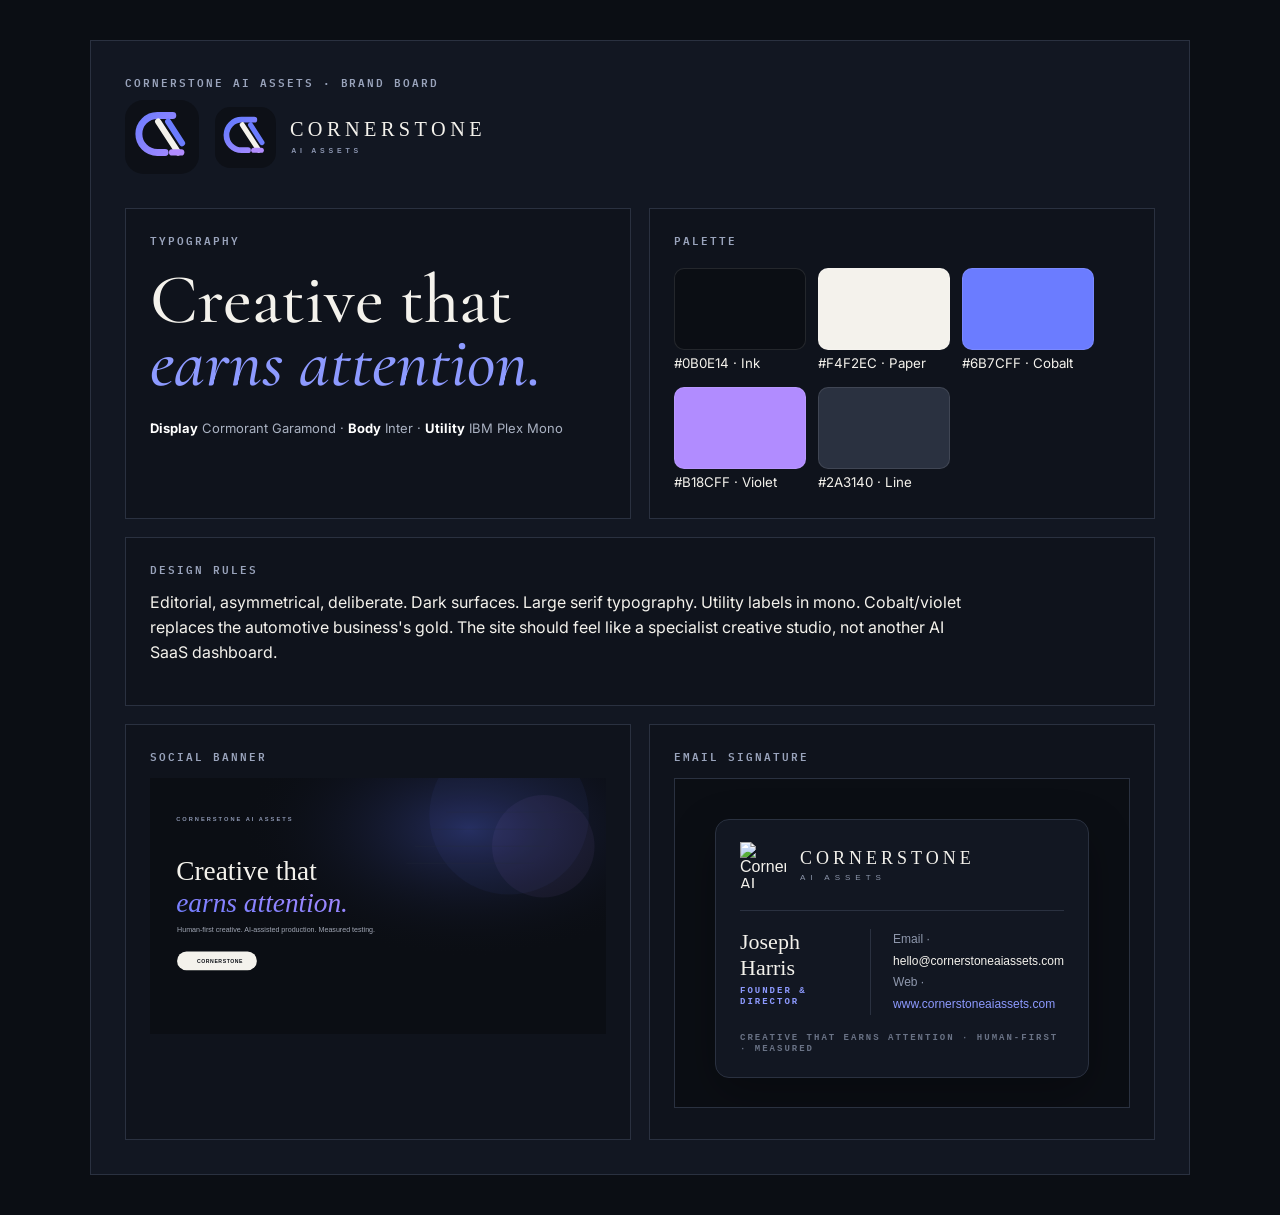
<file: brand/brand-board.html>
<!doctype html><html lang="en-GB"><head><meta charset="utf-8"><meta name="viewport" content="width=device-width,initial-scale=1"><title>Cornerstone AI Assets — Brand Board</title><link rel="stylesheet" href="../assets/site.css"><link rel="preconnect" href="https://fonts.googleapis.com"><link rel="preconnect" href="https://fonts.gstatic.com" crossorigin><link href="https://fonts.googleapis.com/css2?family=Cormorant+Garamond:ital,wght@0,400;0,500;1,400;1,500&family=IBM+Plex+Mono:wght@400;500;600&family=Inter:wght@400;500;600;700&display=swap" rel="stylesheet"><style>body{padding:40px;background:#0b0e14}.board{width:min(1100px,100%);margin:auto;border:1px solid #2a3140;background:#121722;padding:34px}.grid{display:grid;grid-template-columns:1fr 1fr;gap:18px}.panel{border:1px solid #2a3140;padding:24px;background:#0f131c}.swatches{display:flex;flex-wrap:wrap;gap:12px}.swatch{width:132px}.sw{height:82px;border-radius:10px;border:1px solid rgba(255,255,255,.1)}.sw small{display:block;margin-top:7px;color:#9ea6b8;font:11px monospace}.display{font:500 70px/.9 'Cormorant Garamond',Georgia,serif}.mono{font-family:'IBM Plex Mono',monospace}.note{color:#aab2c2;font-size:13px}</style></head><body><div class="board"><div class="eyebrow">Cornerstone AI Assets · Brand Board</div><div style="margin:12px 0 34px;display:flex;align-items:center;gap:16px"><img src="../assets/logo-mark.svg" width="74" height="74"><img src="../assets/logo-wordmark.svg" style="width:330px;max-width:60%"></div><div class="grid"><section class="panel"><div class="eyebrow">Typography</div><div class="display" style="margin-top:22px">Creative that<br><em style="color:#8d9aff">earns attention.</em></div><p class="note" style="margin-top:24px"><b style="color:#fff">Display</b> Cormorant Garamond · <b style="color:#fff">Body</b> Inter · <b style="color:#fff">Utility</b> IBM Plex Mono</p></section><section class="panel"><div class="eyebrow">Palette</div><div class="swatches" style="margin-top:22px"><div class="swatch"><div class="sw" style="background:#0B0E14"></div><small>#0B0E14 · Ink</small></div><div class="swatch"><div class="sw" style="background:#F4F2EC"></div><small>#F4F2EC · Paper</small></div><div class="swatch"><div class="sw" style="background:#6B7CFF"></div><small>#6B7CFF · Cobalt</small></div><div class="swatch"><div class="sw" style="background:#B18CFF"></div><small>#B18CFF · Violet</small></div><div class="swatch"><div class="sw" style="background:#2A3140"></div><small>#2A3140 · Line</small></div></div></section></div><section class="panel" style="margin-top:18px"><div class="eyebrow">Design rules</div><p class="note" style="font-size:16px;color:#f4f2ec;max-width:820px;margin-top:15px">Editorial, asymmetrical, deliberate. Dark surfaces. Large serif typography. Utility labels in mono. Cobalt/violet replaces the automotive business's gold. The site should feel like a specialist creative studio, not another AI SaaS dashboard.</p></section><div class="grid" style="margin-top:18px"><section class="panel"><div class="eyebrow">Social banner</div><img src="../assets/social-banner.svg" style="width:100%;margin-top:16px"></section><section class="panel"><div class="eyebrow">Email signature</div><iframe src="email-signature.html" style="width:100%;height:330px;margin-top:16px;border:1px solid #2a3140"></iframe></section></div></div></body></html>
</file>
<file: assets/site.css>
:root{--ink:#0b0e14;--ink2:#121722;--paper:#f4f2ec;--muted:#9ea6b8;--line:#2a3140;--blue:#6b7cff;--violet:#b18cff;--soft:#e4e2da}*{box-sizing:border-box}html{scroll-behavior:smooth}body{margin:0;background:var(--ink);color:var(--paper);font-family:Inter,Arial,sans-serif;line-height:1.55}a{text-decoration:none;color:inherit}.shell{width:min(1240px,calc(100% - 48px));margin:auto}.serif{font-family:"Cormorant Garamond",Georgia,serif}.mono{font-family:"IBM Plex Mono",monospace}.eyebrow{font:600 11px/1.2 "IBM Plex Mono",monospace;letter-spacing:.18em;text-transform:uppercase;color:#9aa4bc}.topbar{position:sticky;top:0;z-index:50;background:rgba(11,14,20,.86);backdrop-filter:blur(16px);border-bottom:1px solid rgba(255,255,255,.08)}.nav{height:82px;display:grid;grid-template-columns:1fr auto 1fr;align-items:center}.brand{display:flex;align-items:center;gap:11px}.brand img{width:38px;height:38px}.brand-word{font:600 15px/1 "Cormorant Garamond",Georgia,serif;letter-spacing:.2em}.brand-word small{display:block;margin-top:4px;font:600 8px/1 "IBM Plex Mono",monospace;letter-spacing:.28em;color:#8f98ad}.navlinks{display:flex;gap:28px;color:#b2b9c8;font-size:12px}.navlinks a:hover{color:#fff}.nav-cta{justify-self:end}.btn{display:inline-flex;align-items:center;justify-content:center;padding:13px 18px;border-radius:999px;border:1px solid #3b4354;font-size:12px;font-weight:700}.btn-primary{background:var(--paper);color:var(--ink);border-color:var(--paper)}.btn-ghost{color:#fff;background:transparent}.hero{padding:88px 0 72px}.hero-grid{display:grid;grid-template-columns:1.05fr .95fr;gap:56px;align-items:end}.hero h1{font:500 clamp(64px,8vw,108px)/.88 "Cormorant Garamond",Georgia,serif;letter-spacing:-.055em;margin:18px 0 26px}.hero h1 em{color:#8d9aff}.hero-copy{max-width:600px;color:#b5bcc9;font-size:18px}.hero-actions{display:flex;gap:12px;margin-top:30px;flex-wrap:wrap}.hero-art{border-left:1px solid #2b3240;padding-left:28px}.hero-art img{width:100%;display:block}.hero-index{display:grid;grid-template-columns:repeat(3,1fr);border-top:1px solid var(--line);margin-top:60px}.hero-index div{padding:22px 18px 0;border-right:1px solid var(--line)}.hero-index div:last-child{border-right:0}.hero-index b{font-size:13px}.hero-index span{display:block;color:#8e96a8;font-size:12px;margin-top:6px}.section{padding:88px 0;border-top:1px solid rgba(255,255,255,.08)}.intro{display:grid;grid-template-columns:.7fr 1.3fr;gap:80px}.section h2{font:500 clamp(42px,5vw,72px)/.95 "Cormorant Garamond",Georgia,serif;letter-spacing:-.045em;margin:10px 0 22px}.section p{color:#aab2c2;max-width:720px}.manifesto{font:400 28px/1.15 "Cormorant Garamond",Georgia,serif;color:#fff;max-width:720px}.work-grid{display:grid;grid-template-columns:1.1fr .9fr;gap:18px;margin-top:42px}.work-card{position:relative;overflow:hidden;background:var(--ink2);min-height:460px;border:1px solid var(--line)}.work-card.tall{min-height:620px}.work-art{position:absolute;inset:0;background:linear-gradient(140deg,#18213a 0%,#0e111a 55%,#222a49 100%)}.work-art.green{background:linear-gradient(140deg,#132b2b 0%,#0d1216 62%,#252344 100%)}.work-art.orange{background:linear-gradient(140deg,#2a1c18 0%,#0e1017 58%,#30233e 100%)}.work-art:before,.work-art:after{content:"";position:absolute;border:1px solid rgba(255,255,255,.12);border-radius:50%}.work-art:before{width:320px;height:320px;right:-100px;top:-70px}.work-art:after{width:420px;height:420px;left:-180px;bottom:-230px}.work-copy{position:absolute;left:28px;right:28px;bottom:28px}.work-kicker{font:600 10px/1.2 "IBM Plex Mono",monospace;letter-spacing:.18em;text-transform:uppercase;color:#b3bcd0}.work-title{font:500 42px/.96 "Cormorant Garamond",Georgia,serif;letter-spacing:-.04em;margin-top:10px}.work-sub{font-size:13px;color:#bbc2cf;margin-top:10px;max-width:420px}.system{margin-top:40px;display:grid;grid-template-columns:repeat(6,1fr);border-top:1px solid var(--line);border-bottom:1px solid var(--line)}.system-step{padding:24px 18px;border-right:1px solid var(--line)}.system-step:last-child{border-right:0}.system-step b{font:600 11px/1 "IBM Plex Mono",monospace;color:#9aa4bc}.system-step h3{font-size:20px;line-height:1;margin:22px 0 8px}.system-step p{font-size:12px;color:#8f97a8;margin:0}.band{padding:30px;background:linear-gradient(110deg,#171d29,#10141d);border:1px solid var(--line);display:flex;justify-content:space-between;align-items:center;gap:30px}.band h3{font:500 34px/1 "Cormorant Garamond",Georgia,serif;margin:8px 0}.quote{border-left:2px solid var(--blue);padding-left:22px;font:400 28px/1.15 "Cormorant Garamond",Georgia,serif;max-width:760px}.footer{padding:42px 0 60px;border-top:1px solid rgba(255,255,255,.08);display:flex;justify-content:space-between;gap:24px;color:#8f97a8;font-size:12px}.footer-links{display:flex;gap:18px}.legal{max-width:840px;padding:70px 0 110px}.legal h1{font:500 64px/.95 "Cormorant Garamond",Georgia,serif;margin:12px 0 8px}.legal h2{font-size:22px;margin-top:42px}.legal p,.legal li{color:#aab2c2;font-size:14px;line-height:1.75}.legal ul{padding-left:20px}.form{max-width:720px}.form label{display:block;font:600 11px/1 "IBM Plex Mono",monospace;letter-spacing:.12em;text-transform:uppercase;color:#929baf;margin-bottom:18px}.form input,.form textarea,.form select{width:100%;margin-top:9px;background:#111620;border:1px solid #303848;color:#f4f2ec;padding:14px 15px;border-radius:10px;font:14px Inter,Arial,sans-serif}.form textarea{min-height:150px;resize:vertical}.pill{display:inline-flex;padding:7px 10px;border:1px solid #313949;border-radius:999px;color:#9ea7b9;font:600 10px/1 "IBM Plex Mono",monospace;letter-spacing:.11em;text-transform:uppercase;margin:3px 4px 3px 0}.light{background:var(--paper);color:var(--ink)}.resource-grid{display:grid;grid-template-columns:repeat(3,1fr);gap:16px;margin-top:28px}.resource{border:1px solid var(--line);padding:22px;background:#10141d}.resource b{display:block;margin-bottom:8px}.resource span{font-size:12px;color:#8e97a9}@media(max-width:980px){.nav{grid-template-columns:1fr auto}.navlinks{display:none}.hero-grid,.intro,.work-grid{grid-template-columns:1fr}.hero-art{border-left:0;padding-left:0}.system{grid-template-columns:repeat(2,1fr)}.system-step:nth-child(2n){border-right:0}.resource-grid{grid-template-columns:1fr 1fr}}@media(max-width:640px){.shell{width:min(100% - 30px,1240px)}.nav{height:72px}.hero{padding:58px 0}.hero h1{font-size:54px}.hero-index{grid-template-columns:1fr}.hero-index div{border-right:0;border-bottom:1px solid var(--line)}.hero-index div:last-child{border-bottom:0}.system{grid-template-columns:1fr}.system-step{border-right:0;border-bottom:1px solid var(--line)}.work-card,.work-card.tall{min-height:420px}.band{flex-direction:column;align-items:flex-start}.footer{flex-direction:column}.resource-grid{grid-template-columns:1fr}.legal h1{font-size:48px}}
</file>
